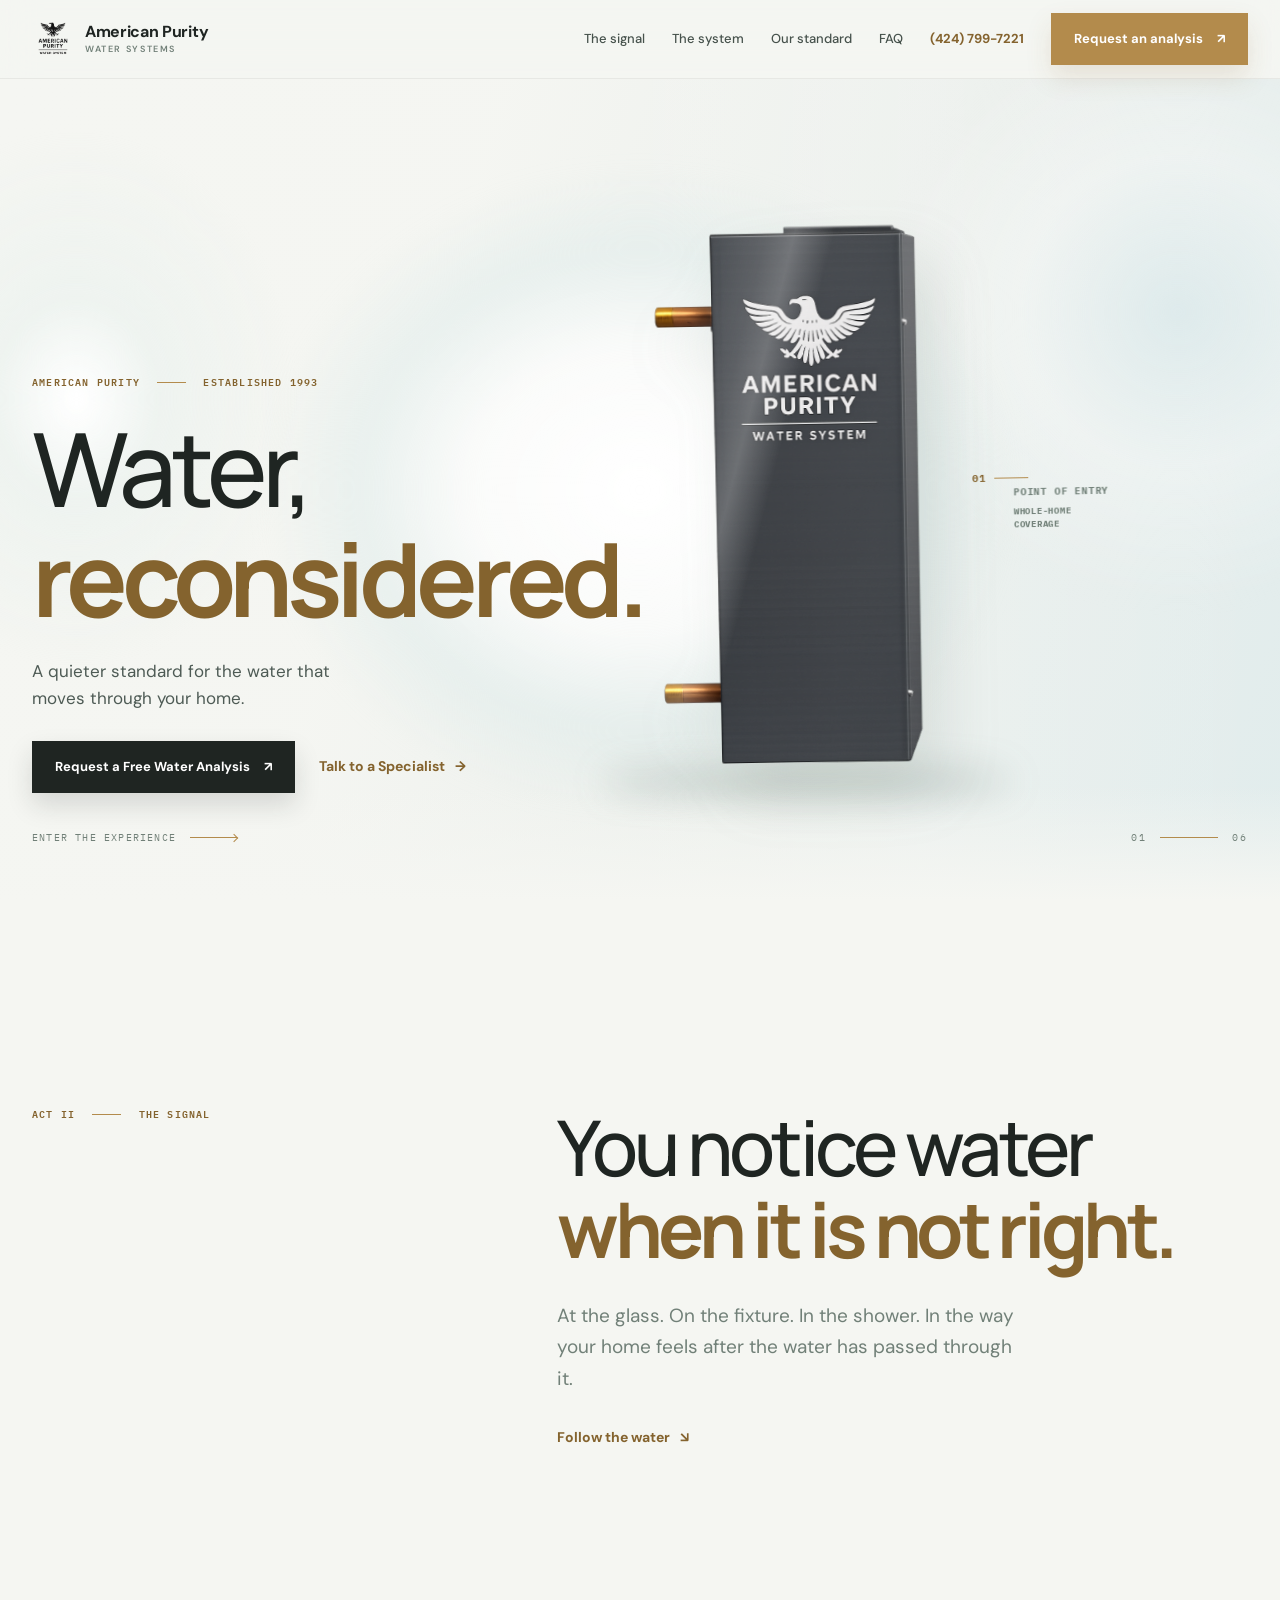
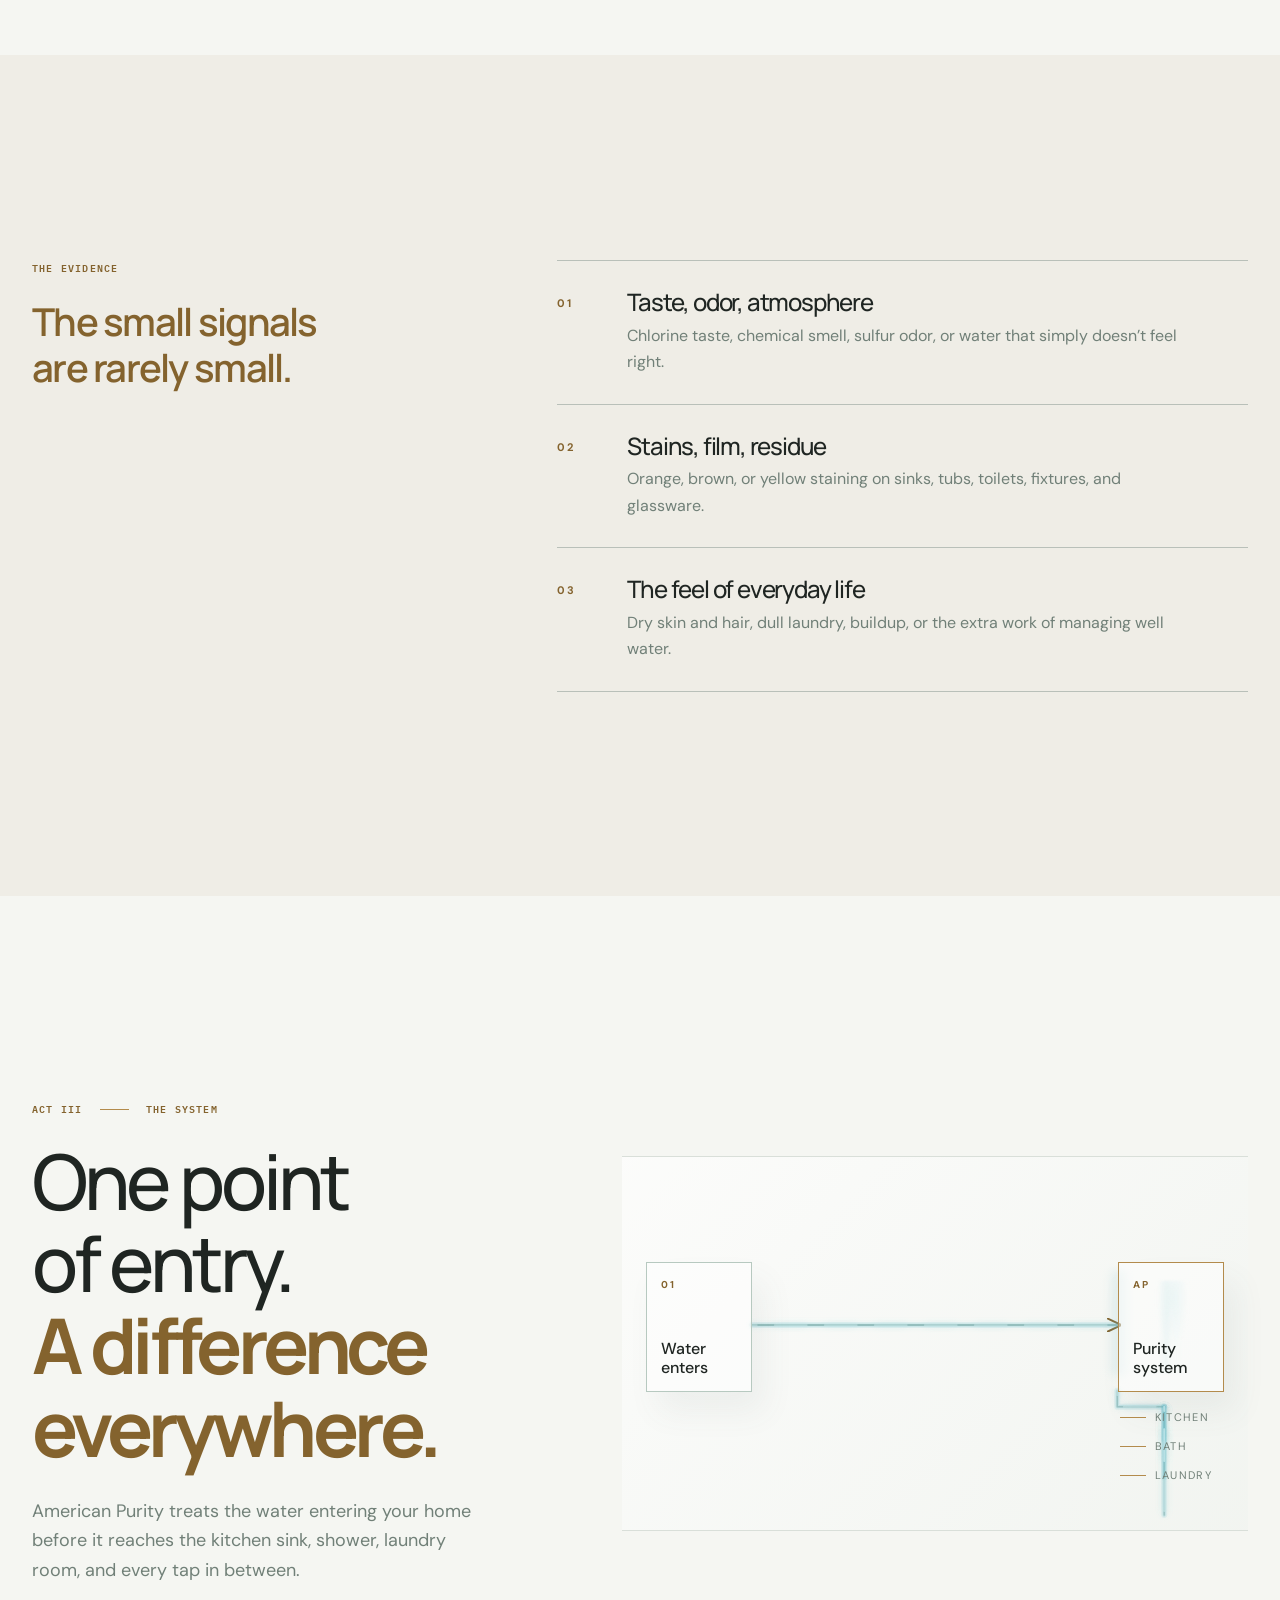
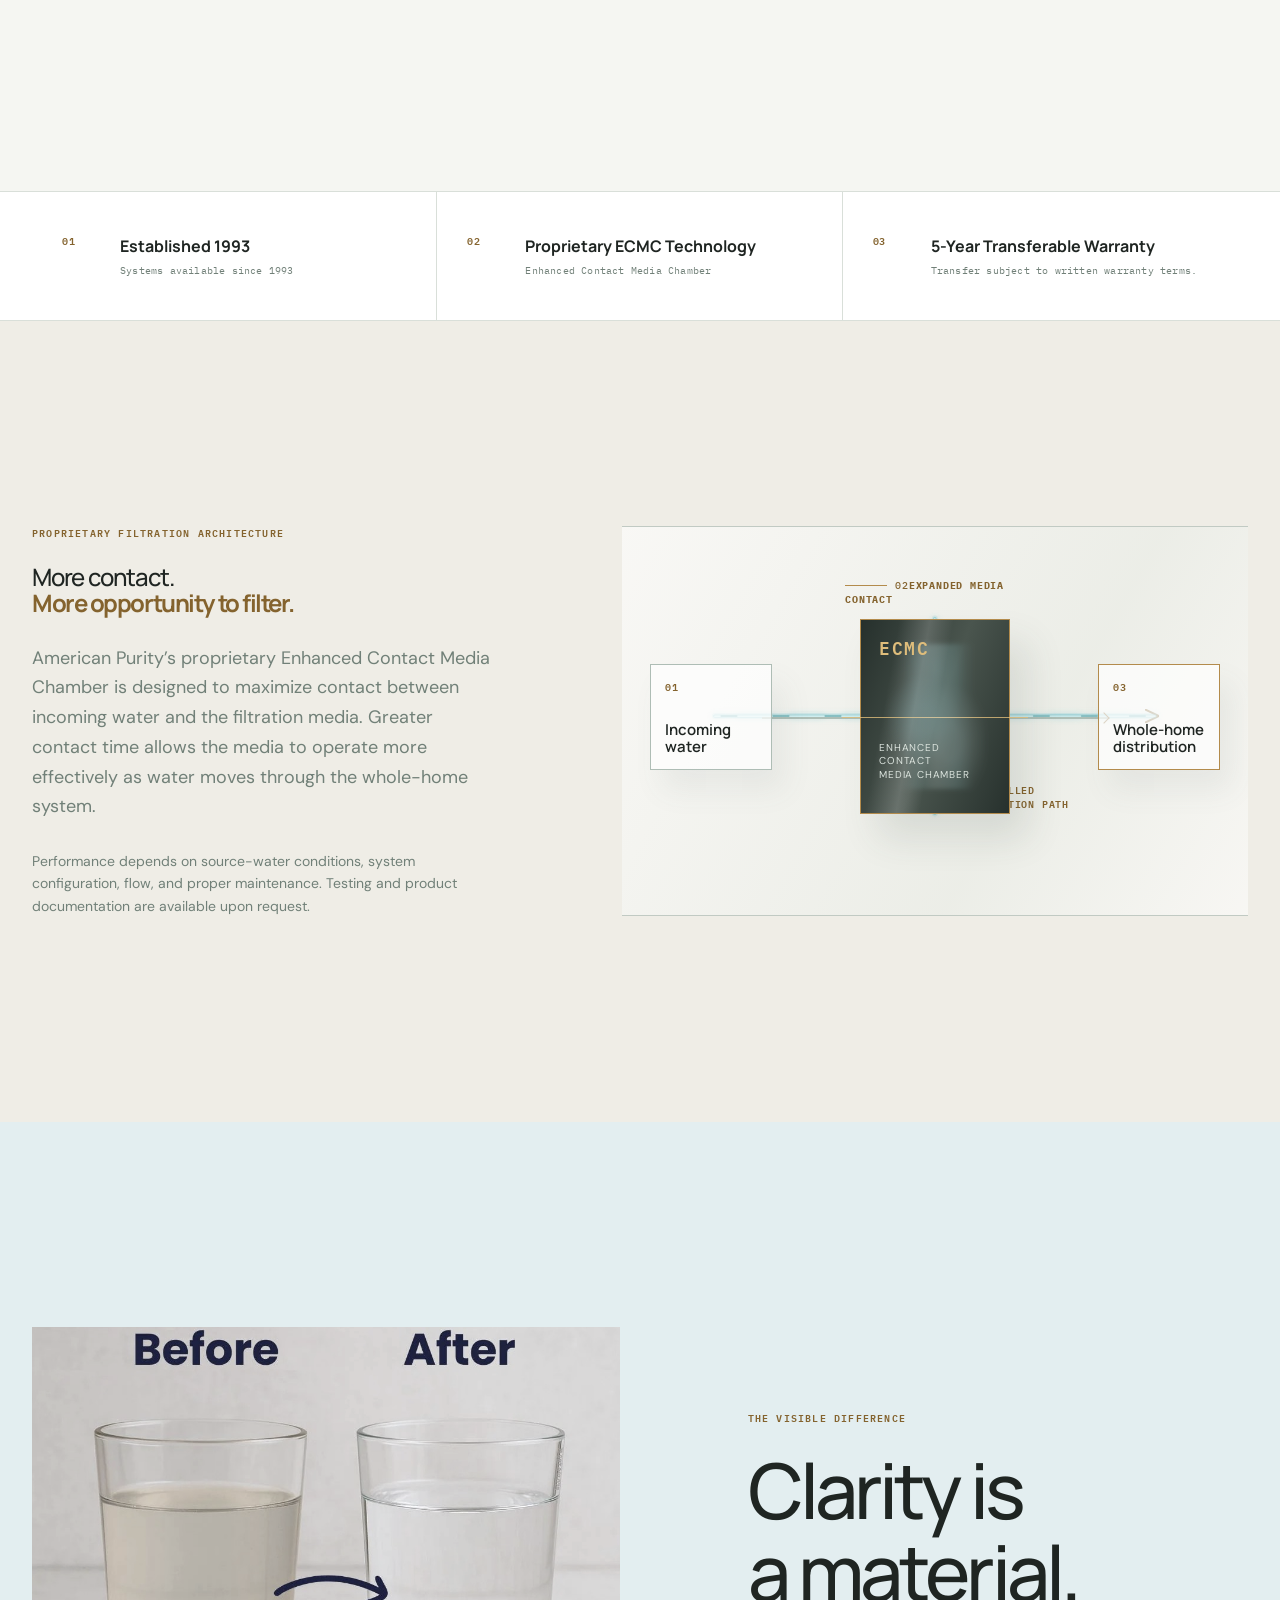
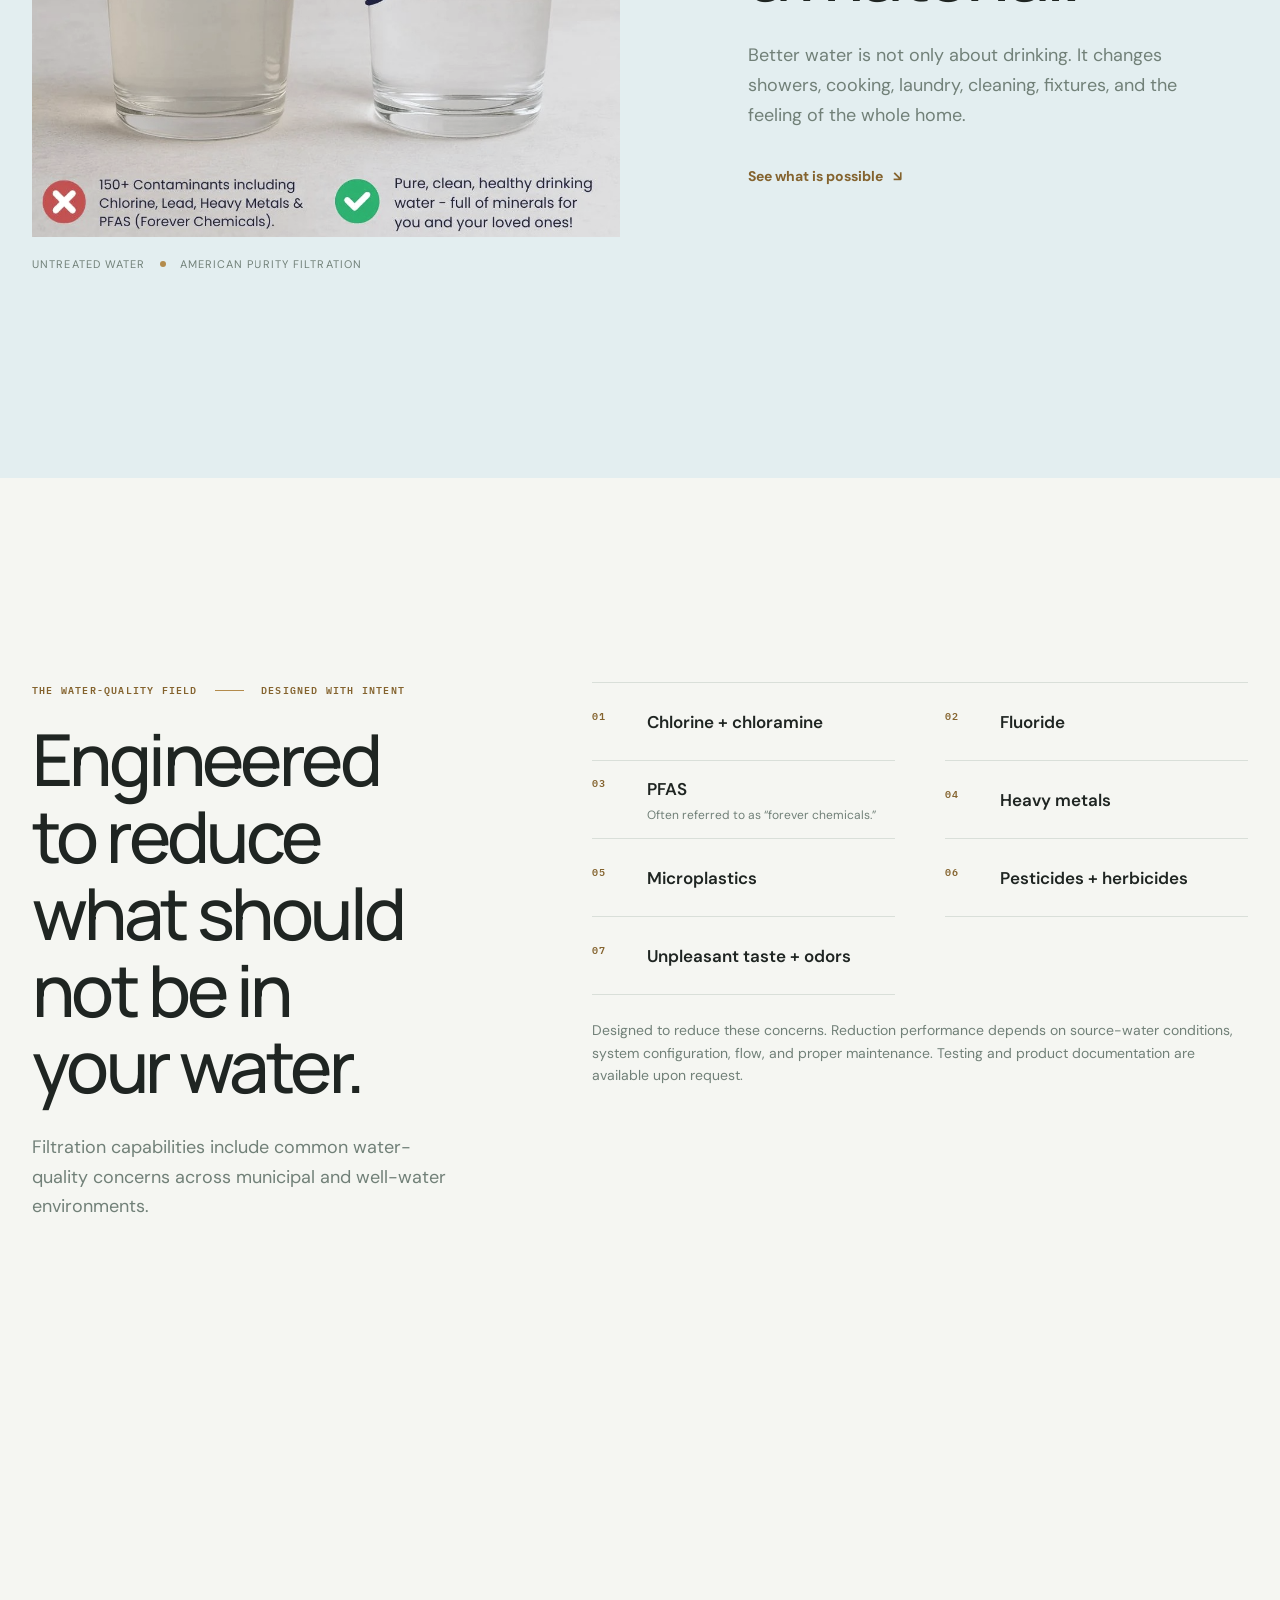
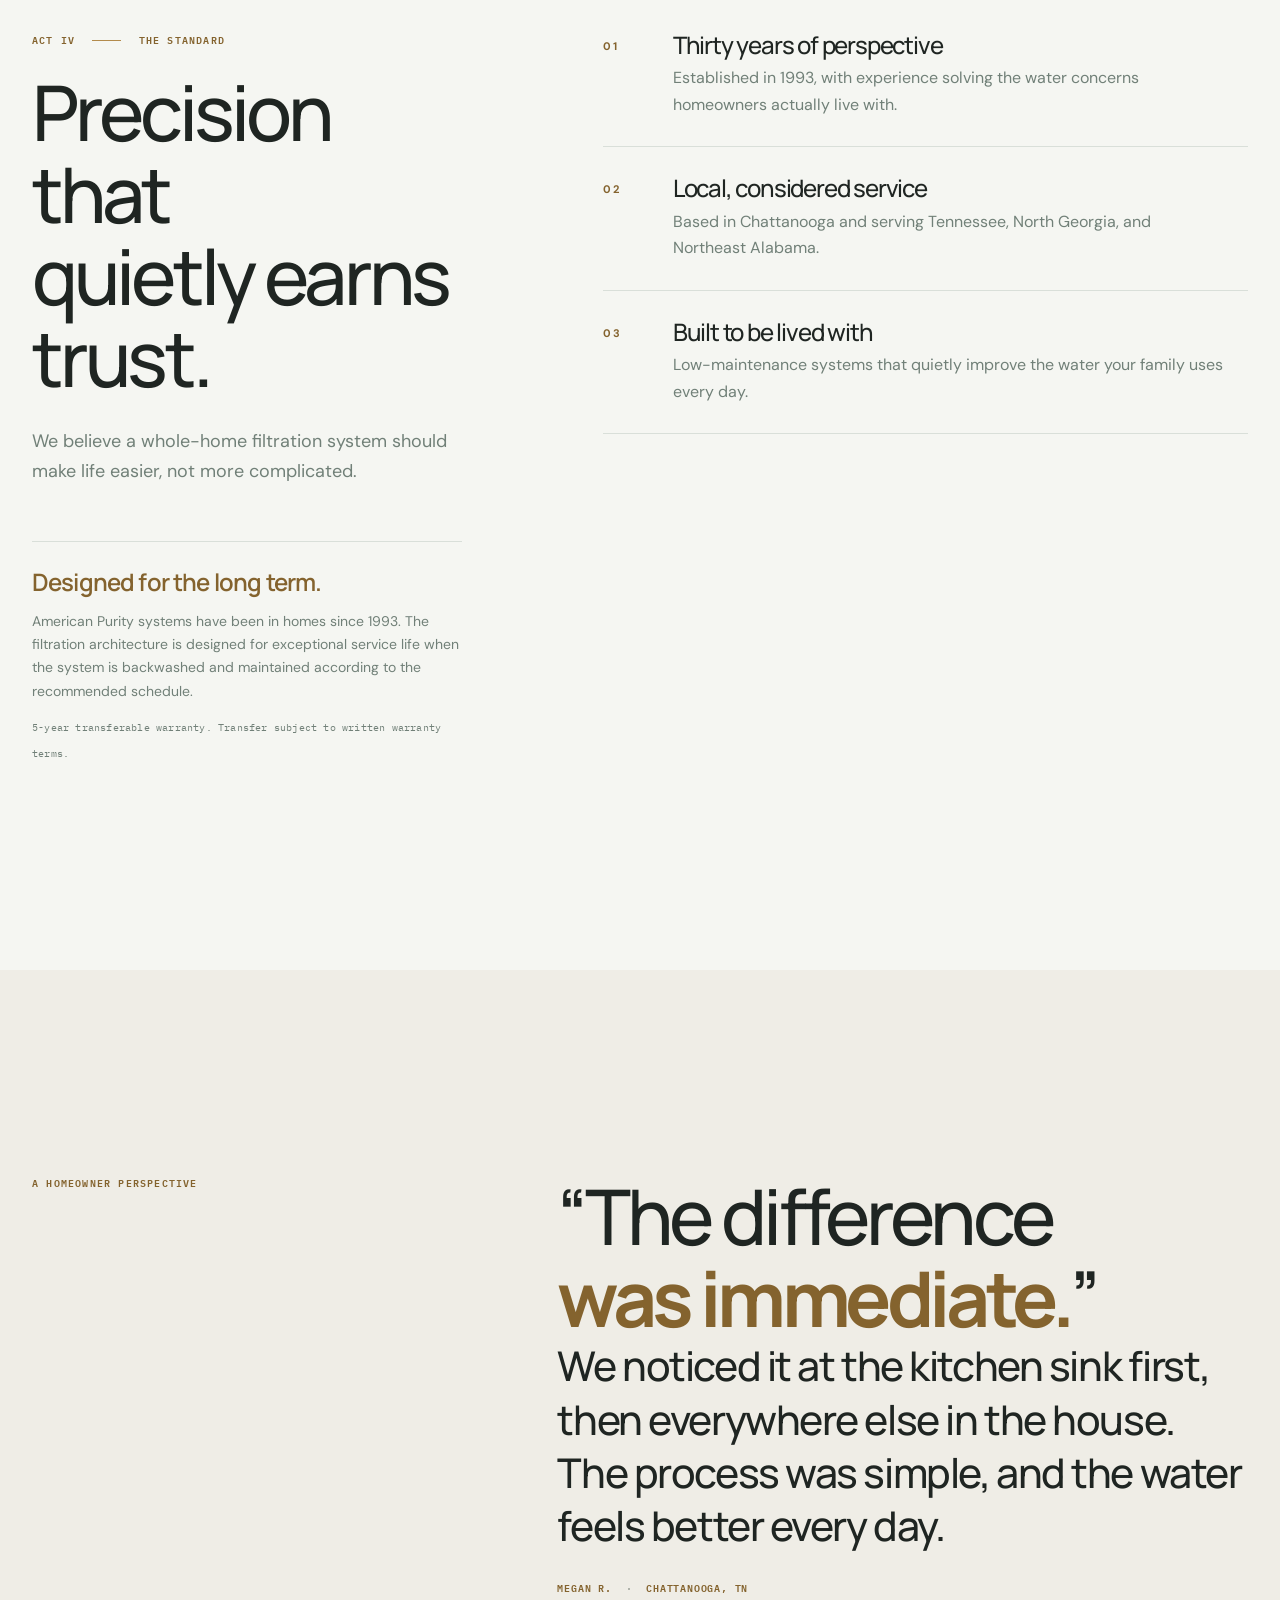
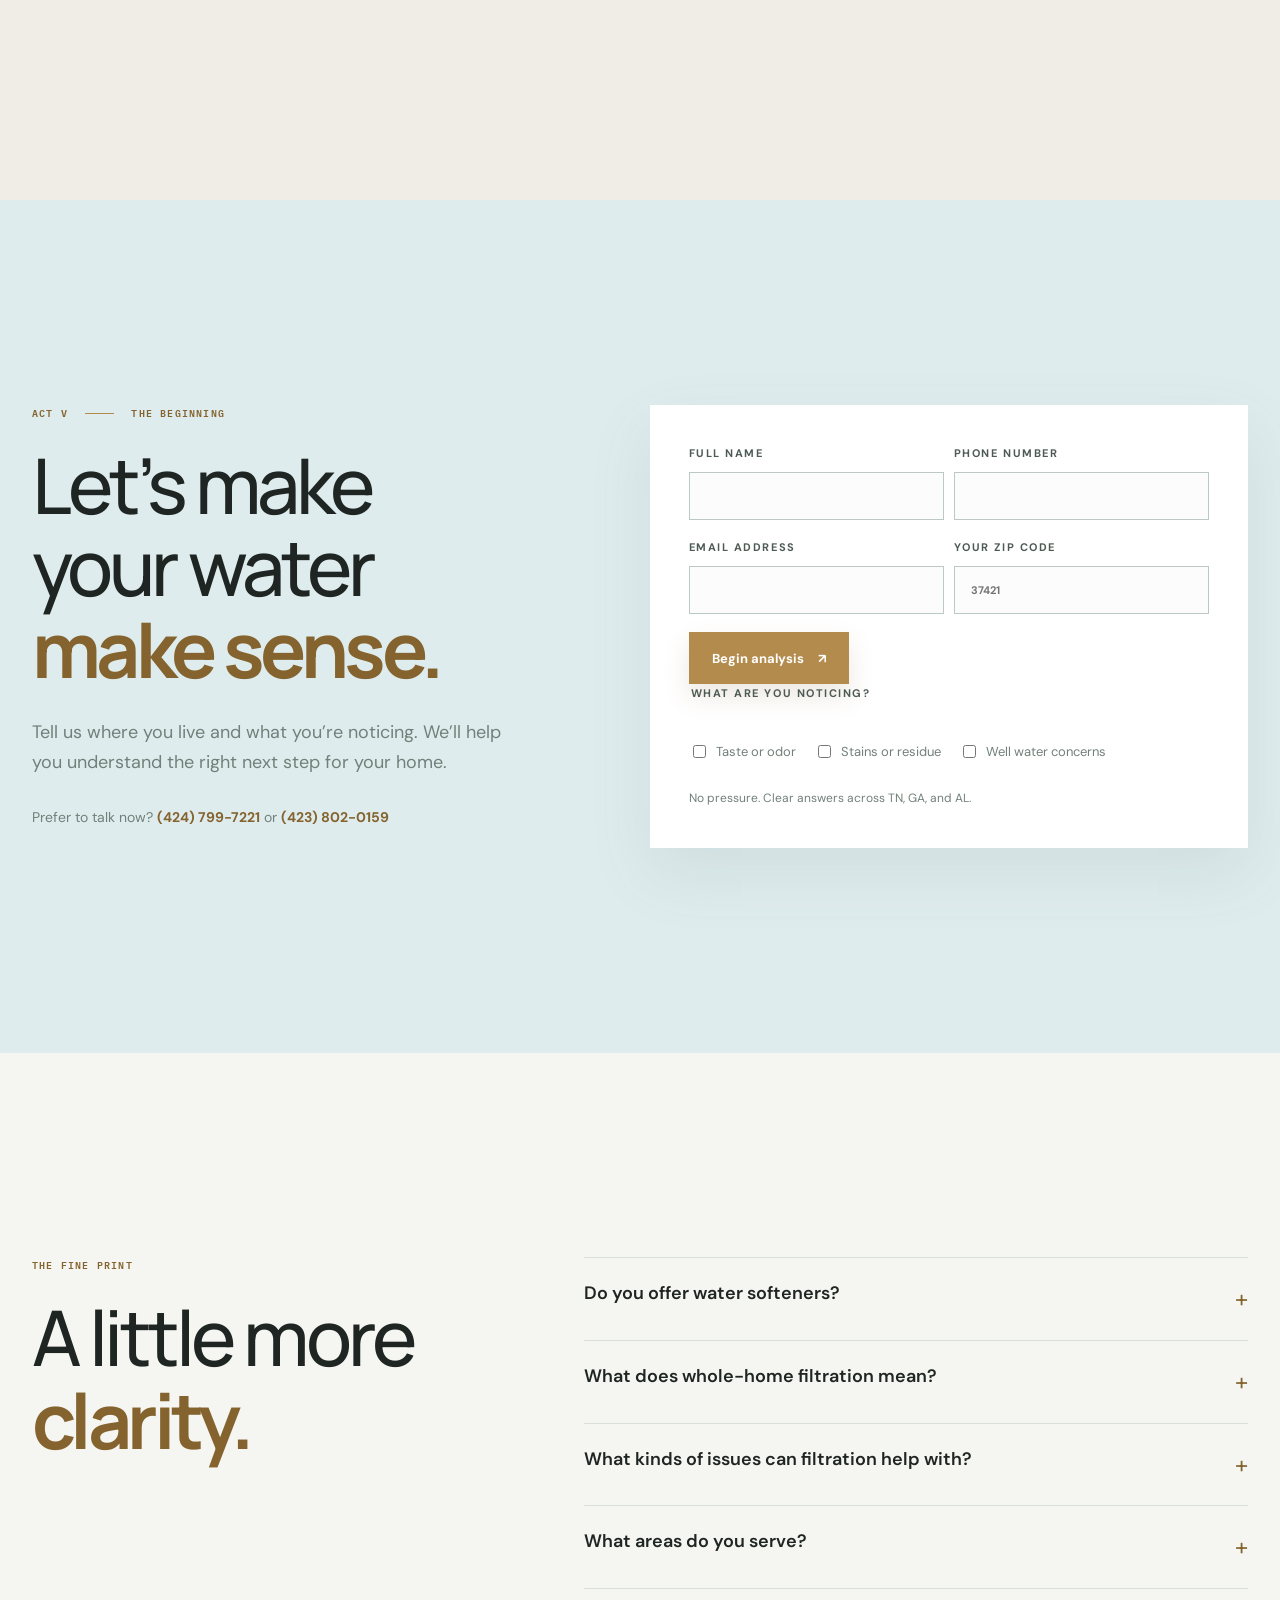
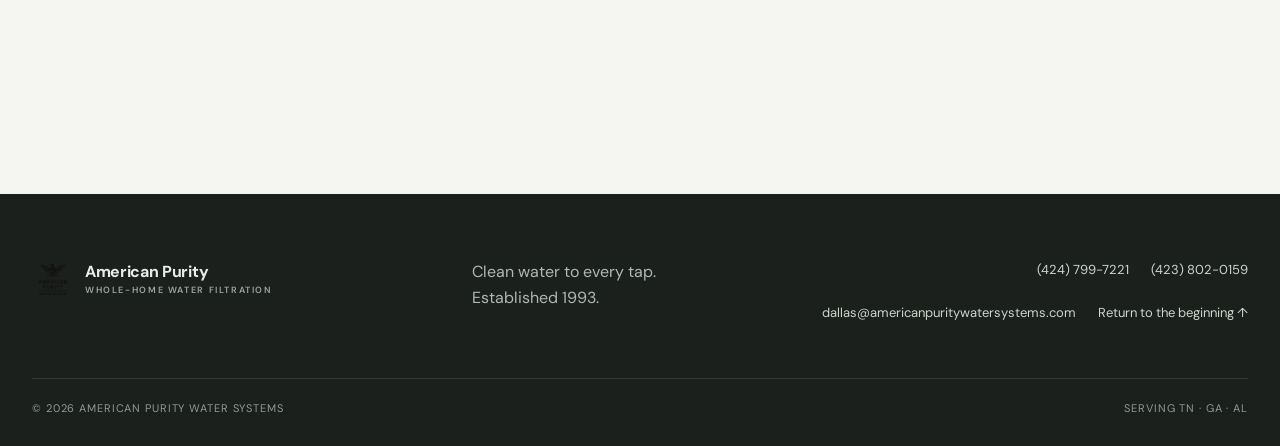
<file: index.html>
<!doctype html>
<html lang="en">
<head>
  <meta charset="utf-8">
  <meta name="viewport" content="width=device-width, initial-scale=1">
  <meta name="description" content="American Purity provides whole-home water filtration systems designed to deliver clean, better-tasting water to every tap in your home. Established in 1993. Serving TN, GA, and AL.">
  <meta name="theme-color" content="#f5f6f2">
  <title>American Purity Water Systems | Water, Reconsidered</title>
  <link rel="preconnect" href="https://fonts.googleapis.com">
  <link rel="preconnect" href="https://fonts.gstatic.com" crossorigin>
  <link href="https://fonts.googleapis.com/css2?family=DM+Sans:wght@400;500;600;700&amp;family=IBM+Plex+Mono:wght@400;500;600&amp;family=Manrope:wght@500;600;700&amp;display=swap" rel="stylesheet">
  <link rel="stylesheet" href="premium.css">
</head>
<body>
  <a class="skip-link" href="#main">Skip to main content</a>

  <header class="site-header" id="top">
    <div class="shell header-inner">
      <a class="brand" href="#top" aria-label="American Purity home">
        <img src="logo.png" alt="" width="42" height="42">
        <span>American Purity<small>Water Systems</small></span>
      </a>
      <button class="menu-toggle" type="button" aria-expanded="false" aria-controls="primary-nav" aria-label="Open menu"><i></i><i></i></button>
      <nav class="primary-nav" id="primary-nav" aria-label="Primary navigation">
        <a href="#signal">The signal</a>
        <a href="#system">The system</a>
        <a href="#standard">Our standard</a>
        <a href="#faq">FAQ</a>
        <a class="header-call" href="tel:+14247997221">(424) 799-7221</a>
        <a class="button button-gold" href="#analysis">Request an analysis <span aria-hidden="true">↗</span></a>
      </nav>
    </div>
  </header>

  <main id="main">
    <!-- ACT I: A single material event replaces the conventional hero layout. -->
    <section class="installation-hero" aria-labelledby="hero-title">
      <div class="ambient ambient-left" aria-hidden="true"></div>
      <div class="ambient ambient-right" aria-hidden="true"></div>
      <div class="hero-stage">
        <div class="stage-glow" aria-hidden="true"></div>
        <div class="product-art" id="product-art">
          <div class="product-float">
            <span class="product-reflection" aria-hidden="true"></span>
            <img class="hero-product" src="hero-filter.png" alt="American Purity whole-home water filtration system with charcoal housing, eagle logo, and copper connections" width="1024" height="1536" fetchpriority="high">
            <span class="product-edge-light" aria-hidden="true"></span>
          </div>
          <div class="product-note" aria-hidden="true"><span>01</span><i></i><b>Point of entry</b><small>Whole-home coverage</small></div>
        </div>
        <div class="stage-shadow" aria-hidden="true"></div>
      </div>
      <div class="hero-words shell">
        <p class="eyebrow">American Purity <span></span> Established 1993</p>
        <h1 id="hero-title">Water,<br><span class="accent">reconsidered.</span></h1>
        <p class="hero-thesis">A quieter standard for the water that moves through your home.</p>
        <div class="hero-actions">
          <a class="button button-dark" href="#analysis">Request a Free Water Analysis <span aria-hidden="true">↗</span></a>
          <a class="quiet-link" href="tel:+14247997221">Talk to a Specialist <span aria-hidden="true">→</span></a>
        </div>
      </div>
      <div class="hero-index" aria-hidden="true"><span>01</span><i></i><span>06</span></div>
      <a class="scroll-cue" href="#signal"><span>Enter the experience</span><i aria-hidden="true"></i></a>
    </section>

    <!-- ACT II: The first human recognition arrives after the atmosphere, not before it. -->
    <section class="signal-act section-air" id="signal" aria-labelledby="signal-title">
      <div class="shell signal-layout">
        <p class="act-label">Act II <span></span> The signal</p>
        <div class="signal-statement"><h2 id="signal-title">You notice water<br><span class="accent">when it is not right.</span></h2><p>At the glass. On the fixture. In the shower. In the way your home feels after the water has passed through it.</p><a class="text-link" href="#system">Follow the water <span aria-hidden="true">↘</span></a></div>
      </div>
    </section>

    <section class="symptom-act section-air section-warm" aria-label="Common water quality concerns">
      <div class="shell symptom-layout">
        <div class="symptom-intro"><p class="eyebrow">The evidence</p><p class="large-note">The small signals<br>are rarely small.</p></div>
        <div class="evidence-list"><article><span>01</span><div><h3>Taste, odor, atmosphere</h3><p>Chlorine taste, chemical smell, sulfur odor, or water that simply doesn’t feel right.</p></div></article><article><span>02</span><div><h3>Stains, film, residue</h3><p>Orange, brown, or yellow staining on sinks, tubs, toilets, fixtures, and glassware.</p></div></article><article><span>03</span><div><h3>The feel of everyday life</h3><p>Dry skin and hair, dull laundry, buildup, or the extra work of managing well water.</p></div></article></div>
      </div>
    </section>

    <!-- ACT III: The system is presented as infrastructure and flow, not as a product card. -->
    <section class="system-act section-air" id="system" aria-labelledby="system-title">
      <div class="shell system-layout">
        <div class="system-heading"><p class="act-label">Act III <span></span> The system</p><h2 id="system-title">One point of entry.<br><span class="accent">A difference everywhere.</span></h2><p>American Purity treats the water entering your home before it reaches the kitchen sink, shower, laundry room, and every tap in between.</p></div>
        <div class="flow-visual" aria-label="Diagram showing water entering a whole-home filtration system and moving to every tap"><svg class="diagram-svg diagram-svg-desktop flow-svg" viewBox="0 0 600 375" preserveAspectRatio="none" aria-hidden="true"><defs><marker id="flow-arrow-desktop" markerWidth="7" markerHeight="7" refX="5" refY="3.5" orient="auto"><path d="M0,0 L7,3.5 L0,7" fill="none" stroke="#84632e" stroke-width="1" /></marker><filter id="flow-glow-desktop" x="-100%" y="-100%" width="300%" height="300%"><feGaussianBlur stdDeviation="3" /></filter></defs><path class="diagram-path diagram-path-muted" d="M125 169 H475" marker-end="url(#flow-arrow-desktop)" /><path class="diagram-path diagram-path-branch" d="M475 235 V251 H520 M520 251 V284 M520 251 V322 M520 251 V360" /><circle class="diagram-halo" cx="0" cy="0" r="7" filter="url(#flow-glow-desktop)" /><circle class="diagram-marker flow-marker" cx="0" cy="0" r="3" /><circle class="diagram-marker flow-branch-marker" cx="0" cy="0" r="3" /><circle class="diagram-marker flow-branch-marker" cx="0" cy="0" r="3" /><circle class="diagram-marker flow-branch-marker" cx="0" cy="0" r="3" /><rect class="diagram-internal-light" x="469" y="113" width="12" height="108" rx="6" /></svg><svg class="diagram-svg diagram-svg-mobile flow-svg" viewBox="0 0 360 500" preserveAspectRatio="none" aria-hidden="true"><defs><marker id="flow-arrow-mobile" markerWidth="7" markerHeight="7" refX="5" refY="3.5" orient="auto"><path d="M0,0 L7,3.5 L0,7" fill="none" stroke="#84632e" stroke-width="1" /></marker><filter id="flow-glow-mobile" x="-100%" y="-100%" width="300%" height="300%"><feGaussianBlur stdDeviation="3" /></filter></defs><path class="diagram-path diagram-path-muted" d="M180 83 V166" /><path class="diagram-path diagram-path-muted" d="M180 312 V389" marker-end="url(#flow-arrow-mobile)" /><path class="diagram-path diagram-path-branch" d="M180 389 H60 M180 389 H300 M60 389 V414 M180 389 V414 M300 389 V414" /><circle class="diagram-halo" cx="0" cy="0" r="7" filter="url(#flow-glow-mobile)" /><circle class="diagram-marker flow-marker" cx="0" cy="0" r="3" /><circle class="diagram-marker flow-branch-marker" cx="0" cy="0" r="3" /><circle class="diagram-marker flow-branch-marker" cx="0" cy="0" r="3" /><circle class="diagram-marker flow-branch-marker" cx="0" cy="0" r="3" /><rect class="diagram-internal-light" x="174" y="177" width="12" height="124" rx="6" /></svg><div class="flow-source"><span>01</span><b>Water<br>enters</b></div><div class="flow-line"><i></i><i></i><i></i></div><div class="flow-system"><i class="flow-system-field" aria-hidden="true"></i><span>AP</span><b>Purity<br>system</b></div><div class="flow-branches"><span>Kitchen</span><span>Bath</span><span>Laundry</span></div></div>
      </div>
    </section>

    <!-- Product proof is intentionally concise. Warranty transfer language remains subject to the official written terms. -->
    <!-- TODO CLAIMS SOURCE: Obtain the official warranty document and confirm transfer conditions, exclusions, term dates, and maintenance requirements before publication. -->
    <section class="proof-ribbon" aria-label="American Purity product proof">
      <div class="shell proof-ribbon-grid"><div><span>01</span><strong>Established 1993</strong><small>Systems available since 1993</small></div><div><span>02</span><strong>Proprietary ECMC Technology</strong><small>Enhanced Contact Media Chamber</small></div><div><span>03</span><strong>5-Year Transferable Warranty</strong><small>Transfer subject to written warranty terms.</small></div></div>
    </section>

    <!-- ACT III-B: ECMC explains the architecture without implying measured performance or removal rates. -->
    <section class="ecmc-act section-air section-warm" id="ecmc" aria-labelledby="ecmc-title">
      <div class="shell ecmc-layout"><div class="ecmc-copy"><p class="eyebrow">Proprietary filtration architecture</p><h2 id="ecmc-title">More contact.<br><span class="accent">More opportunity to filter.</span></h2><p>American Purity’s proprietary Enhanced Contact Media Chamber is designed to maximize contact between incoming water and the filtration media. Greater contact time allows the media to operate more effectively as water moves through the whole-home system.</p><p class="claims-note">Performance depends on source-water conditions, system configuration, flow, and proper maintenance. Testing and product documentation are available upon request.</p></div><div class="ecmc-visual" aria-label="Diagram showing water entering the Enhanced Contact Media Chamber, moving through filtration media, and continuing to whole-home distribution"><svg class="diagram-svg diagram-svg-desktop ecmc-svg" viewBox="0 0 600 390" preserveAspectRatio="none" aria-hidden="true"><defs><marker id="ecmc-arrow-desktop" markerWidth="7" markerHeight="7" refX="5" refY="3.5" orient="auto"><path d="M0,0 L7,3.5 L0,7" fill="none" stroke="#84632e" stroke-width="1" /></marker><filter id="ecmc-glow-desktop" x="-100%" y="-100%" width="300%" height="300%"><feGaussianBlur stdDeviation="3" /></filter></defs><path class="diagram-path diagram-path-muted" d="M89 190 H511" marker-end="url(#ecmc-arrow-desktop)" /><path class="diagram-path diagram-path-contact" d="M300 92 V288" /><circle class="diagram-halo" cx="0" cy="0" r="7" filter="url(#ecmc-glow-desktop)" /><circle class="diagram-marker ecmc-marker" cx="0" cy="0" r="3" /><circle class="diagram-marker ecmc-contact-marker" cx="0" cy="0" r="3" /><circle class="diagram-marker ecmc-contact-marker" cx="0" cy="0" r="3" /><circle class="diagram-marker ecmc-contact-marker" cx="0" cy="0" r="3" /><circle class="diagram-marker ecmc-marker ecmc-exit-marker" cx="0" cy="0" r="3" /></svg><svg class="diagram-svg diagram-svg-mobile ecmc-svg" viewBox="0 0 360 660" preserveAspectRatio="none" aria-hidden="true"><defs><marker id="ecmc-arrow-mobile" markerWidth="7" markerHeight="7" refX="5" refY="3.5" orient="auto"><path d="M0,0 L7,3.5 L0,7" fill="none" stroke="#84632e" stroke-width="1" /></marker><filter id="ecmc-glow-mobile" x="-100%" y="-100%" width="300%" height="300%"><feGaussianBlur stdDeviation="3" /></filter></defs><path class="diagram-path diagram-path-muted" d="M180 96 V214" /><path class="diagram-path diagram-path-contact" d="M180 214 C145 246 215 270 180 300 C145 330 215 362 180 400" /><path class="diagram-path diagram-path-muted" d="M180 434 V548" marker-end="url(#ecmc-arrow-mobile)" /><circle class="diagram-halo" cx="0" cy="0" r="7" filter="url(#ecmc-glow-mobile)" /><circle class="diagram-marker ecmc-marker" cx="0" cy="0" r="3" /><circle class="diagram-marker ecmc-contact-marker" cx="0" cy="0" r="3" /><circle class="diagram-marker ecmc-contact-marker" cx="0" cy="0" r="3" /><circle class="diagram-marker ecmc-contact-marker" cx="0" cy="0" r="3" /><circle class="diagram-marker ecmc-marker ecmc-exit-marker" cx="0" cy="0" r="3" /></svg><div class="ecmc-node ecmc-in"><span>01</span><b>Incoming<br>water</b></div><div class="ecmc-path"><i></i><i></i><i></i><span class="path-label">controlled filtration path</span></div><div class="ecmc-chamber"><span class="chamber-line"></span><i class="ecmc-flow-field" aria-hidden="true"></i><b>ECMC</b><small>Enhanced Contact<br>Media Chamber</small></div><div class="ecmc-node ecmc-out"><span>03</span><b>Whole-home<br>distribution</b></div><div class="ecmc-measure"><i></i><span>02</span><b>expanded media contact</b></div></div></div>
    </section>

    <section class="material-act section-air section-blue" aria-labelledby="material-title">
      <div class="shell material-layout"><figure class="material-image"><img src="water-filtration-system-before-after.jpg" alt="Before and after comparison of water quality" loading="lazy" width="993" height="954"><figcaption><span>Untreated water</span><i></i><span>American Purity filtration</span></figcaption></figure><div class="material-copy"><p class="eyebrow">The visible difference</p><h2 id="material-title">Clarity is a material.</h2><p>Better water is not only about drinking. It changes showers, cooking, laundry, cleaning, fixtures, and the feeling of the whole home.</p><a class="quiet-link" href="#analysis">See what is possible <span aria-hidden="true">↘</span></a></div></div>
    </section>

    <section class="contaminant-act section-air" aria-labelledby="contaminant-title">
      <div class="shell contaminant-layout"><div class="contaminant-heading"><p class="act-label">The water-quality field <span></span> Designed with intent</p><h2 id="contaminant-title">Engineered to reduce what should not be in your water.</h2><p>Filtration capabilities include common water-quality concerns across municipal and well-water environments.</p></div><div class="contaminant-field"><ul class="contaminant-list"><li><span>01</span><strong>Chlorine + chloramine</strong></li><li><span>02</span><strong>Fluoride</strong></li><li><span>03</span><strong>PFAS</strong><small>Often referred to as “forever chemicals.”</small></li><li><span>04</span><strong>Heavy metals</strong></li><li><span>05</span><strong>Microplastics</strong></li><li><span>06</span><strong>Pesticides + herbicides</strong></li><li><span>07</span><strong>Unpleasant taste + odors</strong></li></ul><p class="claims-note">Designed to reduce these concerns. Reduction performance depends on source-water conditions, system configuration, flow, and proper maintenance. Testing and product documentation are available upon request.</p></div></div>
    </section>

    <!-- ACT IV: Proof arrives as principles, giving the experience a sense of earned confidence. -->
    <section class="standard-act section-air" id="standard" aria-labelledby="standard-title">
      <div class="shell standard-layout"><div class="standard-heading"><p class="act-label">Act IV <span></span> The standard</p><h2 id="standard-title">Precision that<br>quietly earns trust.</h2><p>We believe a whole-home filtration system should make life easier, not more complicated.</p><div class="long-life-note"><strong>Designed for the long term.</strong><p>American Purity systems have been in homes since 1993. The filtration architecture is designed for exceptional service life when the system is backwashed and maintained according to the recommended schedule.</p><small>5-year transferable warranty. Transfer subject to written warranty terms.</small></div></div><div class="standard-list"><div><span>01</span><h3>Thirty years of perspective</h3><p>Established in 1993, with experience solving the water concerns homeowners actually live with.</p></div><div><span>02</span><h3>Local, considered service</h3><p>Based in Chattanooga and serving Tennessee, North Georgia, and Northeast Alabama.</p></div><div><span>03</span><h3>Built to be lived with</h3><p>Low-maintenance systems that quietly improve the water your family uses every day.</p></div></div></div>
      <!-- FUTURE PROOF HOLD: Do not publish the University of Mississippi study claim or any “indefinite” filtration language until the complete source is supplied. Required: study title, date, author/department, complete report or letter, tested filter configuration, exact conclusion, limitations, and maintenance conditions. -->
    </section>

    <section class="quote-act section-air section-warm" aria-labelledby="quote-title"><div class="shell quote-layout"><p class="eyebrow">A homeowner perspective</p><div><h2 id="quote-title">“The difference<br><span class="accent">was immediate.</span>”</h2><blockquote>We noticed it at the kitchen sink first, then everywhere else in the house. The process was simple, and the water feels better every day.</blockquote><p class="byline">Megan R. <span>·</span> Chattanooga, TN</p></div></div></section>

    <section class="analysis-act section-air" id="analysis" aria-labelledby="analysis-title"><div class="shell analysis-layout"><div class="analysis-heading"><p class="act-label">Act V <span></span> The beginning</p><h2 id="analysis-title">Let’s make your water<br><span class="accent">make sense.</span></h2><p>Tell us where you live and what you’re noticing. We’ll help you understand the right next step for your home.</p><p class="analysis-call">Prefer to talk now? <a href="tel:+14247997221">(424) 799-7221</a> or <a href="tel:+14238020159">(423) 802-0159</a></p></div><form class="analysis-form" id="analysis-form" action="https://formspree.io/f/xbgjkrbp" method="post"><div class="contact-fields"><label>Full Name<input name="name" autocomplete="name" required></label><label>Phone Number<input name="phone" type="tel" autocomplete="tel" required></label><label>Email Address<input name="email" type="email" autocomplete="email"></label><label>Your ZIP code<input id="zip" name="zip" inputmode="numeric" autocomplete="postal-code" placeholder="37421" pattern="[0-9]{5}(-[0-9]{4})?" required></label></div><div class="form-row"><button class="button button-gold" type="submit">Begin analysis <span aria-hidden="true">↗</span></button></div><fieldset><legend>What are you noticing?</legend><label><input type="checkbox" name="concern" value="Taste or odor"> Taste or odor</label><label><input type="checkbox" name="concern" value="Stains or residue"> Stains or residue</label><label><input type="checkbox" name="concern" value="Well water concerns"> Well water concerns</label></fieldset><p class="form-note" id="form-note" role="status">No pressure. Clear answers across TN, GA, and AL.</p></form></div></section>

    <section class="faq-act section-air" id="faq" aria-labelledby="faq-title"><div class="shell faq-layout"><div><p class="eyebrow">The fine print</p><h2 id="faq-title">A little more<br><span class="accent">clarity.</span></h2></div><div class="faq-list"><details><summary>Do you offer water softeners?<span>+</span></summary><p>No. American Purity focuses on whole-home water filtration systems. We are not a water softener company.</p></details><details><summary>What does whole-home filtration mean?<span>+</span></summary><p>It means the water entering your home is treated before it reaches your fixtures, so you get cleaner water at the kitchen sink, bathrooms, showers, laundry room, and more.</p></details><details><summary>What kinds of issues can filtration help with?<span>+</span></summary><p>Depending on your water source and local conditions, filtration may help with bad taste, chlorine smell, sulfur odor, staining, sediment, and overall water quality concerns.</p></details><details><summary>What areas do you serve?<span>+</span></summary><p>We’re based in Chattanooga and serve the surrounding Tri-State region across Tennessee, North Georgia, and Northeast Alabama.</p></details></div></div></section>
  </main>

  <footer class="site-footer"><div class="shell footer-grid"><a class="brand footer-brand" href="#top"><img src="logo.png" alt="" width="42" height="42"><span>American Purity<small>Whole-home water filtration</small></span></a><p>Clean water to every tap.<br>Established 1993.</p><div class="footer-links"><a href="tel:+14247997221">(424) 799-7221</a><a href="tel:+14238020159">(423) 802-0159</a><a href="mailto:dallas@americanpuritywatersystems.com">dallas@americanpuritywatersystems.com</a><a href="#top">Return to the beginning ↑</a></div></div><div class="shell footer-bottom"><span>© <span id="year"></span> American Purity Water Systems</span><span>Serving TN · GA · AL</span></div></footer>

  <script src="premium.js" defer></script>
</body>
</html>
</file>
<file: premium.css>
:root {
  --ink: #1f2522;
  --ink-soft: #4e5b55;
  --muted: #718078;
  --paper: #f5f6f2;
  --warm: #efede6;
  --blue: #e3eef0;
  --line: #d9dfd9;
  --gold: #b38b4c;
  --gold-dark: #84632e;
  --max: 1240px;
  --header-height: 78px;
  --safe-top: env(safe-area-inset-top, 0px);
  --safe-bottom: env(safe-area-inset-bottom, 0px);
  --header-block-size: calc(var(--header-height) + var(--safe-top));
  --display: "Manrope", system-ui, sans-serif;
  --sans: "DM Sans", system-ui, sans-serif;
  --mono: "IBM Plex Mono", ui-monospace, SFMono-Regular, monospace;
}

* { box-sizing: border-box; }
html { scroll-behavior: smooth; scroll-padding-top: var(--header-block-size); }
body { margin: 0; color: var(--ink); background: var(--paper); font: 16px/1.65 var(--sans); -webkit-font-smoothing: antialiased; }
body.menu-open { overflow: hidden; }
a { color: inherit; text-decoration: none; }
img { display: block; max-width: 100%; }
button, input { font: inherit; }
:focus-visible { outline: 3px solid var(--gold-dark); outline-offset: 4px; }
.shell { width: min(calc(100% - 64px), var(--max)); margin-inline: auto; }
.skip-link { position: fixed; z-index: 100; top: 10px; left: 10px; padding: 10px 16px; background: #fff; transform: translateY(-140%); }
.skip-link:focus { transform: none; }

/* Navigation stays quiet so the installation owns the first impression. */
.site-header { position: sticky; top: 0; z-index: 20; padding-top: var(--safe-top); border-bottom: 1px solid #1f252210; background: #f5f6f2e8; backdrop-filter: blur(18px); }
.header-inner { min-height: var(--header-height); display: flex; align-items: center; justify-content: space-between; gap: 30px; }
.brand { display: flex; align-items: center; gap: 11px; font-weight: 700; letter-spacing: -.02em; line-height: 1.1; }
.brand img { width: 42px; height: 42px; object-fit: contain; }
.brand small { display: block; margin-top: 5px; color: var(--muted); font-size: 9px; font-weight: 600; letter-spacing: .18em; text-transform: uppercase; }
.primary-nav { display: flex; align-items: center; gap: 27px; color: #46524c; font-size: 13px; font-weight: 500; }
.primary-nav a:not(.button):hover, .header-call { color: var(--gold-dark); }
.header-call { font-weight: 700; white-space: nowrap; }
.menu-toggle { display: none; width: 46px; height: 46px; border: 0; background: transparent; }
.menu-toggle i { display: block; width: 24px; height: 1px; margin: 7px auto; background: var(--ink); }
.button { display: inline-flex; min-height: 52px; align-items: center; justify-content: center; gap: 14px; padding: 13px 22px; border: 1px solid transparent; font-size: 13px; font-weight: 700; transition: background .3s ease, color .3s ease, transform .3s ease, box-shadow .3s ease; }
.button:hover { transform: translateY(-2px); }
.button-gold { color: #fff; background: var(--gold); box-shadow: 0 12px 26px #84632e25; }
.button-gold:hover { background: var(--gold-dark); }
.button-dark { color: #fff; background: var(--ink); box-shadow: 0 12px 26px #1f252225; }
.button-dark:hover { background: #35403a; }

/* ACT I — the visual event. The geometry is deliberately rectilinear: an instrument, not a symbol. */
.installation-hero { min-height: max(420px, calc(100svh - var(--header-block-size) - var(--safe-bottom))); position: relative; isolation: isolate; overflow: hidden; background: #edf0ec; }
.installation-hero::before { content: ""; position: absolute; inset: 0; z-index: -3; background: linear-gradient(108deg, #f5f6f2 0%, #f5f6f2f5 33%, #e9eeeb99 66%, #dcebedb0 100%); }
.installation-hero::after { content: ""; position: absolute; inset: 0; z-index: -2; pointer-events: none; background: linear-gradient(0deg, var(--paper), transparent 14%), linear-gradient(90deg, transparent 45%, #ffffff26 72%, transparent 100%); }
.ambient { position: absolute; z-index: -1; pointer-events: none; filter: blur(3px); }
.ambient-left { width: 36vw; height: 62vh; left: -12vw; top: 5%; background: radial-gradient(ellipse, #fff 0%, #e5f0ed66 25%, transparent 68%); animation: breathe-left 16s ease-in-out infinite alternate; }
.ambient-right { width: 50vw; height: 70vh; right: -17vw; top: -10%; background: radial-gradient(ellipse, #d8e8eb99 0%, #fff4 35%, transparent 68%); animation: breathe-right 19s ease-in-out -3s infinite alternate; }
@keyframes breathe-left { to { transform: translate3d(5vw, 2vh, 0) scale(1.12); opacity: .7; } }
@keyframes breathe-right { to { transform: translate3d(-4vw, 4vh, 0) scale(.92); opacity: .55; } }
.hero-stage { position: absolute; inset: 0; display: grid; place-items: center; pointer-events: none; }
.stage-glow { position: absolute; width: min(62vw, 760px); height: min(72vh, 760px); border-radius: 44%; background: radial-gradient(ellipse, #fff 0%, #ffffffaa 31%, #d8e9e966 52%, transparent 70%); filter: blur(12px); animation: stage-breathe 11s ease-in-out infinite alternate; }
@keyframes stage-breathe { to { transform: scale(1.06) translate3d(-1%, 2%, 0); opacity: .68; } }
.product-art { --pointer-x: 0px; --pointer-y: 0px; --pointer-rx: 0deg; --pointer-ry: 0deg; --scroll-drift: 0px; width: clamp(260px, 31vw, 430px); position: relative; z-index: 1; pointer-events: auto; transform: translate3d(calc(13vw + var(--pointer-x)), calc(1vh + var(--pointer-y) + var(--scroll-drift)), 0) rotateX(var(--pointer-rx)) rotateY(var(--pointer-ry)) rotate(-1deg); transform-origin: 50% 58%; will-change: transform; transition: transform .9s cubic-bezier(.22, 1, .36, 1); }
.product-float { position: relative; animation: product-float 12s ease-in-out infinite alternate; }
@keyframes product-float { to { transform: translate3d(0, -4px, 0) rotate(.8deg); } }
.hero-product { position: relative; z-index: 2; width: 100%; height: auto; aspect-ratio: 1024 / 1536; object-fit: contain; filter: drop-shadow(20px 30px 28px #66766d26); opacity: 0; animation: product-unveil 1.55s cubic-bezier(.22, 1, .36, 1) .2s forwards; }
@keyframes product-unveil { 0% { opacity: 0; transform: translate3d(0, 16px, 0); } 28% { opacity: .18; } 100% { opacity: 1; transform: translate3d(0, 0, 0); } }
.product-art::before { content: ""; position: absolute; z-index: 3; inset: 0; background: linear-gradient(105deg, transparent 17%, #fff9 31%, #fff 36%, transparent 43%); opacity: 0; pointer-events: none; -webkit-mask: url("hero-filter.png") center / contain no-repeat; mask: url("hero-filter.png") center / contain no-repeat; animation: edge-reveal 1.55s ease .35s forwards, reflection-sweep 13s ease-in-out 2.2s infinite; }
@keyframes edge-reveal { from { opacity: 0; transform: translateX(-14%); } to { opacity: .24; transform: translateX(0); } }
@keyframes reflection-sweep { 0%, 43% { opacity: .1; transform: translateX(-13%); } 58%, 75% { opacity: .22; transform: translateX(10%); } 90%, 100% { opacity: .1; transform: translateX(16%); } }
.product-reflection { position: absolute; z-index: 1; inset: 5% -8% 6%; pointer-events: none; background: linear-gradient(104deg, transparent 23%, #fff7 32%, #fff1 37%, transparent 45%); opacity: .4; filter: blur(7px); -webkit-mask: url("hero-filter.png") center / contain no-repeat; mask: url("hero-filter.png") center / contain no-repeat; animation: reflection-breathe 8s ease-in-out 1.5s infinite alternate; }
@keyframes reflection-breathe { to { transform: translateX(5%); opacity: .24; } }
.product-edge-light { position: absolute; z-index: 3; top: 13%; right: 8%; width: 3px; height: 58%; background: #fff; opacity: .22; filter: blur(3px); pointer-events: none; animation: edge-breathe 7s ease-in-out 2s infinite alternate; }
@keyframes edge-breathe { to { opacity: .48; height: 66%; } }
.product-note { position: absolute; z-index: 4; top: 46%; left: 92%; width: 142px; color: var(--muted); font: 500 10px/1.45 var(--mono); letter-spacing: .08em; text-transform: uppercase; }
.product-note span { color: var(--gold-dark); font-weight: 700; }
.product-note i { display: inline-block; width: 34px; height: 1px; margin: 0 8px 3px; background: var(--gold); }
.product-note b, .product-note small { display: block; margin-left: 41px; font-weight: 700; }
.product-note small { margin-top: 4px; color: var(--muted); font-size: 9px; letter-spacing: .08em; }
.stage-shadow { position: absolute; bottom: 13%; width: min(32vw, 420px); height: 25px; border-radius: 50%; background: #536c6550; filter: blur(18px); transform: translate3d(13vw, 0, 0); animation: shadow-breathe 12s ease-in-out infinite alternate; }
@keyframes shadow-breathe { to { transform: translate3d(calc(13vw + 4px), 1vh, 0) scale(.87); opacity: .55; } }
.hero-words { position: relative; z-index: 2; min-height: max(420px, calc(100svh - var(--header-block-size) - var(--safe-bottom))); display: flex; flex-direction: column; justify-content: flex-end; align-items: flex-start; padding-bottom: clamp(90px, 12vh, 140px); pointer-events: auto; }
.hero-words .eyebrow { margin: 0 0 25px; color: var(--gold-dark); }
.hero-words .eyebrow span, .act-label span { display: inline-block; width: 29px; height: 1px; margin: 0 10px 3px; background: var(--gold); }
h1, h2, h3 { margin: 0; font-family: var(--display); font-weight: 500; line-height: 1.07; letter-spacing: -.05em; text-wrap: balance; }
h1 { max-width: 700px; font-size: clamp(60px, 8vw, 120px); }
h1 .accent, h2 .accent { font-family: var(--display); font-style: normal; font-weight: 700; color: var(--gold-dark); letter-spacing: -.06em; }
.hero-thesis { max-width: 320px; margin: 25px 0 0; color: var(--ink-soft); font-size: 17px; line-height: 1.55; }
.hero-actions { display: flex; align-items: center; flex-wrap: wrap; gap: 24px; margin-top: 30px; }
.hero-index { position: absolute; right: max(32px, calc((100% - var(--max)) / 2)); bottom: 55px; display: flex; align-items: center; gap: 14px; color: var(--muted); font-size: 10px; letter-spacing: .18em; }
.hero-index i { width: 58px; height: 1px; background: var(--gold); }
.hero-index, .scroll-cue { font-family: var(--mono); }
.scroll-cue { position: absolute; left: max(32px, calc((100% - var(--max)) / 2)); bottom: 55px; display: flex; align-items: center; gap: 14px; color: var(--muted); font-size: 10px; letter-spacing: .12em; text-transform: uppercase; }
.scroll-cue i { width: 47px; height: 1px; position: relative; background: var(--gold); }
.scroll-cue i::after { content: ""; position: absolute; right: 0; top: -2px; width: 5px; height: 5px; border-right: 1px solid var(--gold); border-bottom: 1px solid var(--gold); transform: rotate(-45deg); }

/* Acts use open composition. Dividers are kept to a minimum so space, not cards, creates hierarchy. */
.section-air { padding-block: clamp(130px, 16vw, 230px); }
.act-label, .eyebrow { margin: 0 0 24px; color: var(--gold-dark); font: 600 10px/1.5 var(--mono); letter-spacing: .12em; text-transform: uppercase; }
.signal-layout { display: grid; grid-template-columns: .7fr 1.3fr; gap: 12vw; }
.signal-statement h2, .system-heading h2, .standard-heading h2, .analysis-heading h2, .faq-layout h2 { font-size: clamp(46px, 6vw, 86px); }
.signal-statement p { max-width: 475px; margin: 30px 0; color: var(--muted); font-size: 19px; }
.text-link, .quiet-link { display: inline-flex; align-items: center; gap: 10px; color: var(--gold-dark); font-size: 14px; font-weight: 700; }
.text-link span, .quiet-link span { transition: transform .3s ease; }
.text-link:hover span, .quiet-link:hover span { transform: translate(4px, 4px); }
.section-warm { background: var(--warm); }
.symptom-layout { display: grid; grid-template-columns: .7fr 1.3fr; gap: 12vw; }
.large-note { margin: 0; color: var(--gold-dark); font-family: var(--display); font-size: clamp(28px, 3vw, 44px); font-weight: 600; line-height: 1.2; letter-spacing: -.045em; }
.evidence-list { border-top: 1px solid #b9c0b9; }
.evidence-list article { display: grid; grid-template-columns: 50px 1fr; gap: 20px; padding: 28px 0; border-bottom: 1px solid #b9c0b9; }
.evidence-list article > span, .standard-list > div > span { padding-top: 5px; color: var(--gold-dark); font-size: 11px; font-weight: 700; letter-spacing: .15em; }
.evidence-list h3, .standard-list h3 { font-size: 24px; }
.evidence-list p, .standard-list p { max-width: 550px; margin: 8px 0 0; color: var(--muted); }
.system-layout { display: grid; grid-template-columns: .85fr 1.15fr; gap: 10vw; align-items: center; }
.system-heading > p:not(.act-label), .standard-heading > p:not(.act-label), .analysis-heading > p:not(.act-label) { max-width: 520px; margin: 28px 0 0; color: var(--muted); font-size: 18px; }
.flow-visual { min-height: 375px; position: relative; padding: 44px 55px; border-top: 1px solid var(--line); border-bottom: 1px solid var(--line); background: linear-gradient(135deg, #ffffffa8, #edf2ee66); }
.flow-source, .flow-system { position: absolute; top: 105px; width: 106px; height: 130px; display: flex; flex-direction: column; justify-content: space-between; padding: 14px; border: 1px solid #b7c9c0; background: #ffffff66; box-shadow: 12px 20px 30px #52665d12; }
.flow-source { left: 24px; }
.flow-system { right: 24px; border-color: var(--gold); background: #fff7; }
.flow-source span, .flow-system span { color: var(--gold-dark); font-size: 10px; font-weight: 700; letter-spacing: .15em; }
.flow-source b, .flow-system b { font-size: 16px; font-weight: 500; line-height: 1.15; }
.flow-line { position: absolute; top: 169px; left: 125px; right: 125px; height: 2px; background: #b9c6bf; }
.flow-line::after { content: ""; position: absolute; right: 0; top: -3px; width: 7px; height: 7px; border-top: 1px solid var(--gold-dark); border-right: 1px solid var(--gold-dark); transform: rotate(45deg); }
.flow-line i { position: absolute; top: -3px; width: 7px; height: 7px; border-radius: 50%; background: #fff; box-shadow: 0 0 0 1px var(--gold), 0 0 14px #fff; animation: flow-light 4.5s linear infinite; }
.flow-line i:nth-child(2) { animation-delay: 1.5s; }
.flow-line i:nth-child(3) { animation-delay: 3s; }
@keyframes flow-light { from { left: 0; opacity: 0; } 10% { opacity: 1; } 90% { opacity: 1; } to { left: 100%; opacity: 0; } }
.diagram-svg { position: absolute; z-index: 1; inset: 0; display: block; width: 100%; height: 100%; overflow: visible; pointer-events: none; }
.diagram-svg-mobile { display: none; }
.diagram-path { fill: none; stroke-linecap: round; stroke-linejoin: round; vector-effect: non-scaling-stroke; }
.diagram-path-muted { stroke: #aebeb6; stroke-width: 2; }
.diagram-path-branch, .diagram-path-contact { stroke: #b9c6bf; stroke-width: 1.5; }
.diagram-flow { fill: none; stroke-linecap: round; stroke-linejoin: round; vector-effect: non-scaling-stroke; pointer-events: none; }
.diagram-flow-channel { stroke: #70c1cc; stroke-opacity: .38; stroke-width: 6; filter: drop-shadow(0 0 2px #70c1cc55); }
.diagram-flow-body { stroke: #70c1cc; stroke-opacity: .68; stroke-width: 3.2; stroke-dasharray: none; filter: drop-shadow(0 0 4px #70c1cc66); }
.diagram-flow-highlight { stroke: #d8f4f5; stroke-opacity: .94; stroke-width: 1.8; stroke-dasharray: 34 18; filter: drop-shadow(0 0 4px #70c1ccaa); }
.diagram-marker { fill: #fff; stroke: var(--gold); stroke-width: 1.2; vector-effect: non-scaling-stroke; opacity: 0; }
.diagram-halo { fill: #dfbd7b; opacity: 0; }
.diagram-internal-light { fill: #76bec9; opacity: 0; filter: blur(5px); }
.flow-line, .ecmc-path { background: transparent; }
.flow-line::after, .flow-line i, .ecmc-path i { display: none; }
.flow-branches span::after { animation: none; opacity: 0; }
.flow-source, .flow-system, .flow-branches, .ecmc-node, .ecmc-measure, .path-label { z-index: 2; }
.flow-system::after, .ecmc-chamber::before { animation: none; }
.flow-system::after { transform: translateX(var(--flow-reflection, 0px)); }
.ecmc-chamber::before { transform: translateX(var(--ecmc-reflection, 0px)); }
.flow-system-field, .ecmc-flow-field { position: absolute; z-index: 0; display: block; pointer-events: none; mix-blend-mode: screen; }
.flow-system-field { inset: 18px 28px; background: radial-gradient(ellipse at 50% 18%, #70c1cc66, transparent 48%), linear-gradient(90deg, transparent 22%, #70c1cc4d 38%, transparent 49%, #d8f4f54d 57%, transparent 76%); opacity: .48; filter: blur(1.5px); transform: translateX(var(--flow-field-shift, 0px)); }
.ecmc-flow-field { inset: 24px 25px; background: radial-gradient(ellipse at 50% 18%, #70c1cc66, transparent 42%), radial-gradient(ellipse at 36% 52%, #70c1cc54 0 13%, transparent 42%), radial-gradient(ellipse at 64% 68%, #d8f4f54d 0 12%, transparent 43%), linear-gradient(90deg, transparent 12%, #70c1cc38 30%, #d8f4f53d 50%, #70c1cc38 70%, transparent 88%); opacity: .52; filter: blur(2px); transform: translateX(var(--ecmc-field-shift, 0px)); }
.flow-system-field ~ span, .flow-system-field ~ b, .ecmc-flow-field ~ b, .ecmc-flow-field ~ small { position: relative; z-index: 1; }
.flow-branches { position: absolute; right: 36px; top: 251px; display: flex; flex-direction: column; gap: 11px; color: var(--muted); font-size: 11px; letter-spacing: .12em; text-transform: uppercase; }
.flow-branches span::before { content: ""; display: inline-block; width: 26px; height: 1px; margin: 0 9px 3px 0; background: var(--gold); }
.proof-ribbon { border-block: 1px solid var(--line); background: #fff; }
.proof-ribbon-grid { display: grid; grid-template-columns: repeat(3, 1fr); }
.proof-ribbon-grid > div { min-height: 128px; display: grid; grid-template-columns: 42px 1fr; gap: 0 16px; align-content: center; padding: 24px 30px; border-right: 1px solid var(--line); }
.proof-ribbon-grid > div:last-child { border-right: 0; }
.proof-ribbon-grid span { grid-row: span 2; color: var(--gold-dark); font: 600 10px/1.4 var(--mono); letter-spacing: .08em; }
.proof-ribbon-grid strong { font-family: var(--display); font-size: 16px; font-weight: 700; }
.proof-ribbon-grid small { margin-top: 3px; color: var(--muted); font: 400 10px/1.5 var(--mono); letter-spacing: .02em; }
.ecmc-layout { display: grid; grid-template-columns: .85fr 1.15fr; gap: 10vw; align-items: center; }
.ecmc-copy > p:not(.eyebrow) { max-width: 540px; margin: 28px 0 0; color: var(--muted); font-size: 18px; }
.claims-note { color: var(--muted) !important; font-size: 14px !important; line-height: 1.6; }
.ecmc-visual { min-height: 390px; position: relative; overflow: hidden; border-top: 1px solid #c1cac3; border-bottom: 1px solid #c1cac3; background: linear-gradient(120deg, #fff9, #e7eee966 64%, #fff8); }
.ecmc-node { position: absolute; z-index: 2; top: 137px; min-width: 122px; min-height: 106px; display: flex; flex-direction: column; justify-content: space-between; padding: 14px; border: 1px solid #aebdb5; background: #ffffffb8; box-shadow: 12px 20px 28px #566b6214; }
.ecmc-node span { color: var(--gold-dark); font: 600 10px/1.4 var(--mono); letter-spacing: .08em; }
.ecmc-node b { font-family: var(--display); font-size: 15px; font-weight: 600; line-height: 1.15; }
.ecmc-in { left: 28px; }
.ecmc-out { right: 28px; border-color: var(--gold); }
.ecmc-path { position: absolute; z-index: 1; top: 190px; left: 140px; right: 140px; height: 2px; background: #aebeb6; }
.ecmc-path::after { content: ""; position: absolute; right: 0; top: -3px; width: 7px; height: 7px; border-top: 1px solid var(--gold-dark); border-right: 1px solid var(--gold-dark); transform: rotate(45deg); }
.ecmc-path i { position: absolute; top: -3px; width: 7px; height: 7px; border-radius: 50%; background: #fff; box-shadow: 0 0 0 1px var(--gold), 0 0 14px #fff; animation: ecmc-flow 4.5s linear infinite; }
.ecmc-path i:nth-child(2) { animation-delay: 1.5s; }
.ecmc-path i:nth-child(3) { animation-delay: 3s; }
@keyframes ecmc-flow { from { left: 0; opacity: 0; } 10% { opacity: 1; } 90% { opacity: 1; } to { left: 100%; opacity: 0; } }
.ecmc-chamber { position: absolute; z-index: 3; top: 92px; left: 50%; width: 150px; height: 195px; padding: 17px 18px; border: 1px solid var(--gold); background: linear-gradient(110deg, #26302c, #4a554e 51%, #27312d); color: #f5f6f2; box-shadow: 18px 24px 35px #3b4c431f; transform: translateX(-50%); }
.ecmc-chamber::before { content: ""; position: absolute; inset: 0; background: linear-gradient(100deg, transparent 19%, #fff6 36%, transparent 49%); opacity: .45; animation: chamber-light 8s ease-in-out infinite alternate; }
@keyframes chamber-light { to { transform: translateX(32%); opacity: .18; } }
.ecmc-chamber b, .ecmc-chamber small { position: relative; z-index: 1; display: block; }
.ecmc-chamber b { color: #dfbd7b; font: 600 18px/1.2 var(--mono); letter-spacing: .08em; }
.ecmc-chamber small { margin-top: 82px; color: #dce4de; font-size: 10px; line-height: 1.35; letter-spacing: .08em; text-transform: uppercase; }
.chamber-line { position: absolute; top: 50%; left: -19px; right: -19px; height: 1px; background: #dfbd7b; opacity: .8; }
.ecmc-measure { position: absolute; top: 52px; left: 50%; width: 180px; color: var(--gold-dark); font: 500 10px/1.4 var(--mono); letter-spacing: .08em; text-transform: uppercase; transform: translateX(-50%); }
.ecmc-measure i { display: inline-block; width: 42px; height: 1px; margin: 0 8px 3px 0; background: var(--gold); }
.ecmc-measure b { font-weight: 700; }
.path-label { position: absolute; top: 65px; left: 78%; width: 130px; color: var(--gold-dark); font: 600 10px/1.4 var(--mono); letter-spacing: .08em; text-align: left; text-transform: uppercase; transform: translateX(-50%); }
.contaminant-layout { display: grid; grid-template-columns: .78fr 1.22fr; gap: 11vw; align-items: start; }
.contaminant-heading h2 { font-size: clamp(46px, 5.6vw, 78px); }
.contaminant-heading > p:not(.act-label) { max-width: 500px; margin: 28px 0 0; color: var(--muted); font-size: 18px; }
.contaminant-field { border-top: 1px solid var(--line); }
.contaminant-list { display: grid; grid-template-columns: 1fr 1fr; padding: 0; margin: 0; list-style: none; }
.contaminant-list li { min-height: 78px; display: grid; grid-template-columns: 42px 1fr; align-content: center; gap: 0 13px; border-bottom: 1px solid var(--line); }
.contaminant-list li:nth-child(odd) { margin-right: 25px; }
.contaminant-list li:nth-child(even) { margin-left: 25px; }
.contaminant-list li span { color: var(--gold-dark); font: 600 10px/1.4 var(--mono); letter-spacing: .08em; }
.contaminant-list li strong { font-size: 17px; font-weight: 600; }
.contaminant-list li small { grid-column: 2; margin-top: 3px; color: var(--muted); font-size: 12px; }
.contaminant-field > .claims-note { max-width: 680px; margin: 24px 0 0; }
.long-life-note { max-width: 460px; margin-top: 54px; padding-top: 20px; border-top: 1px solid var(--line); }
.long-life-note strong { color: var(--gold-dark); font-family: var(--display); font-size: 24px; font-weight: 600; letter-spacing: -.035em; }
.long-life-note p { margin: 9px 0 10px; color: var(--muted); font-size: 14px; }
.long-life-note small { color: var(--muted); font: 400 10px/1.5 var(--mono); letter-spacing: .02em; }
.section-blue { background: var(--blue); }
.material-layout { display: grid; grid-template-columns: 1.08fr .92fr; gap: 10vw; align-items: center; }
.material-image { margin: 0; }
.material-image img { width: 100%; height: 510px; object-fit: cover; filter: saturate(.68) contrast(1.03); }
.material-image figcaption { display: flex; align-items: center; gap: 14px; margin-top: 18px; color: var(--muted); font-size: 11px; letter-spacing: .1em; text-transform: uppercase; }
.material-image figcaption i { width: 6px; height: 6px; border-radius: 50%; background: var(--gold); }
.material-copy h2 { font-size: clamp(48px, 6vw, 82px); }
.material-copy > p:not(.eyebrow) { max-width: 450px; margin: 28px 0 33px; color: var(--muted); font-size: 18px; }
.standard-layout { display: grid; grid-template-columns: .8fr 1.2fr; gap: 11vw; }
.standard-list > div { display: grid; grid-template-columns: 55px 1fr; gap: 0 15px; padding: 0 0 28px; margin-bottom: 28px; border-bottom: 1px solid var(--line); }
.standard-list > div:last-child { margin-bottom: 0; }
.standard-list > div > span { grid-row: span 2; }
.standard-list p { margin: 8px 0 0; }
.quote-layout { display: grid; grid-template-columns: .7fr 1.3fr; gap: 12vw; }
.quote-layout h2 { font-size: clamp(52px, 6vw, 92px); }
blockquote { max-width: 690px; margin: 0; font-family: var(--display); font-size: clamp(28px, 3.2vw, 46px); font-weight: 500; letter-spacing: -.035em; line-height: 1.3; }
.byline { margin: 28px 0 0; color: var(--gold-dark); font: 600 10px/1.5 var(--mono); letter-spacing: .08em; text-transform: uppercase; }
.byline span { padding: 0 7px; color: #9da39a; }
.analysis-act { background: #dfecee; }
.analysis-layout { display: grid; grid-template-columns: .9fr 1.1fr; gap: 10vw; align-items: start; }
.analysis-call { font-size: 14px !important; }
.analysis-call a { color: var(--gold-dark); font-weight: 700; }
.analysis-form { padding: 39px; background: #fff; box-shadow: 0 25px 60px #526a701c; }
.analysis-form > label, .analysis-form legend { display: block; margin-bottom: 10px; color: var(--ink-soft); font-size: 11px; font-weight: 700; letter-spacing: .14em; text-transform: uppercase; }
.contact-fields { display: grid; grid-template-columns: repeat(2, minmax(0, 1fr)); gap: 18px 10px; margin-bottom: 18px; }
.contact-fields label { display: grid; gap: 10px; color: var(--ink-soft); font-size: 11px; font-weight: 700; letter-spacing: .14em; text-transform: uppercase; }
.contact-fields input { width: 100%; min-width: 0; border: 1px solid #bbc8c5; padding: 14px 16px; color: var(--ink); background: #fbfcfb; }
.form-row { display: flex; gap: 10px; }
.form-row input { width: 100%; min-width: 0; border: 1px solid #bbc8c5; padding: 14px 16px; color: var(--ink); background: #fbfcfb; }
.analysis-form fieldset { display: flex; flex-wrap: wrap; gap: 18px; padding: 28px 0 0; margin: 0; border: 0; }
.analysis-form fieldset label { display: inline-flex; align-items: center; gap: 7px; color: var(--muted); font-size: 13px; }
.analysis-form input[type="checkbox"] { accent-color: var(--gold-dark); }
.form-note { margin: 27px 0 0; color: var(--muted); font-size: 12px; }
.faq-layout { display: grid; grid-template-columns: .75fr 1.25fr; gap: 12vw; }
.faq-list details { padding: 21px 0; border-top: 1px solid var(--line); }
.faq-list details:last-child { border-bottom: 1px solid var(--line); }
.faq-list summary { display: flex; justify-content: space-between; gap: 25px; cursor: pointer; font-size: 18px; font-weight: 600; list-style: none; }
.faq-list summary::-webkit-details-marker { display: none; }
.faq-list summary span { color: var(--gold-dark); font-size: 24px; font-weight: 400; transition: transform .25s ease; }
.faq-list details[open] summary span { transform: rotate(45deg); }
.faq-list details p { max-width: 660px; margin: 14px 0 0; color: var(--muted); }
.site-footer { padding: 65px 0 28px; color: #e8ede8; background: #1c201d; }
.footer-grid { display: grid; grid-template-columns: 1.1fr .8fr 1.2fr; gap: 30px; align-items: start; }
.footer-brand small { color: #9aa69e; }
.footer-grid > p { margin: 0; color: #aeb9b1; }
.footer-links { display: flex; justify-content: flex-end; flex-wrap: wrap; gap: 22px; color: #cbd5cc; font-size: 13px; }
.footer-links a:hover { color: #e0bd79; }
.footer-bottom { display: flex; justify-content: space-between; gap: 20px; margin-top: 55px; padding-top: 20px; border-top: 1px solid #ffffff1c; color: #8e9a92; font-size: 11px; letter-spacing: .08em; text-transform: uppercase; }

@media (prefers-reduced-motion: no-preference) {
  .hero-words { animation: words-arrive 1.2s cubic-bezier(.22, 1, .36, 1) both; }
  @keyframes words-arrive { from { opacity: 0; transform: translateY(18px); } to { opacity: 1; transform: none; } }
}

@media (max-width: 1050px) {
  .primary-nav { gap: 17px; }
  .primary-nav a:not(.button) { display: none; }
  .primary-nav .header-call { display: block; }
  .hero-stage { align-items: start; padding-top: clamp(80px, 10vh, 120px); }
  .product-art { width: clamp(220px, 31vw, 300px); }
  .product-art { transform: translate3d(calc(9vw + var(--pointer-x)), calc(1vh + var(--pointer-y) + var(--scroll-drift)), 0) rotateX(var(--pointer-rx)) rotateY(var(--pointer-ry)) rotate(-1deg); }
  .stage-shadow { transform: translate3d(9vw, 0, 0); }
  @keyframes shadow-breathe { to { transform: translate3d(calc(9vw + 4px), 1vh, 0) scale(.87); opacity: .55; } }
}

@media (max-width: 760px) {
  :root {
    --header-height: 70px;
  }
  .shell { width: min(calc(100% - 40px), var(--max)); }
  .menu-toggle { display: block; }
  .primary-nav { display: none; position: absolute; top: calc(var(--header-height) + var(--safe-top)); left: 0; right: 0; padding: 20px; background: var(--paper); border-bottom: 1px solid var(--line); box-shadow: 0 15px 25px #20232118; }
  .primary-nav.open { display: flex; flex-direction: column; align-items: stretch; }
  .primary-nav.open a:not(.button), .primary-nav.open .header-call { display: block; padding: 10px 0; }
  .installation-hero { min-height: max(560px, calc(100svh - var(--header-block-size) - var(--safe-bottom))); padding-bottom: var(--safe-bottom); }
  .hero-stage { align-items: start; padding-top: clamp(12px, 3svh, 24px); }
  .product-art { width: clamp(205px, 54vw, 250px); transform: translate3d(15vw, 0, 0) rotate(-2deg); }
  .product-float { animation-duration: 15s; }
  .product-note { display: none; }
  .stage-shadow { bottom: 39%; width: 270px; transform: translateX(15vw); }
  @keyframes shadow-breathe { to { transform: translate(15vw, 1vh) scale(.87); opacity: .55; } }
  .hero-words { min-height: max(560px, calc(100svh - var(--header-block-size) - var(--safe-bottom))); justify-content: flex-end; padding-bottom: max(76px, calc(55px + var(--safe-bottom))); }
  h1 { font-size: clamp(54px, 14.5vw, 76px); }
  .hero-thesis { max-width: 260px; font-size: 16px; }
  .hero-actions { align-items: flex-start; flex-direction: column; gap: 18px; }
  .hero-index { right: 20px; bottom: 29px; }
  .scroll-cue { left: 20px; bottom: 29px; }
  .section-air { padding-block: 105px; }
  .signal-layout, .symptom-layout, .system-layout, .ecmc-layout, .material-layout, .contaminant-layout, .standard-layout, .quote-layout, .analysis-layout, .faq-layout { grid-template-columns: 1fr; gap: 52px; }
  .signal-statement h2, .system-heading h2, .standard-heading h2, .analysis-heading h2, .faq-layout h2 { font-size: clamp(45px, 13vw, 68px); }
  .symptom-intro { padding-bottom: 15px; }
  .proof-ribbon-grid { grid-template-columns: 1fr; }
  .proof-ribbon-grid > div { min-height: 96px; border-right: 0; border-bottom: 1px solid var(--line); padding: 21px 0; }
  .proof-ribbon-grid > div:last-child { border-bottom: 0; }
  .flow-visual { min-height: 500px; padding-inline: 20px; background: linear-gradient(155deg, #fff, #edf2ee 72%, #e6efed); }
  .flow-source, .flow-system { left: 50%; right: auto; transform: translateX(-50%); }
  .flow-source { top: 24px; width: 156px; height: 66px; padding: 10px 14px; border: 0; border-left: 2px solid var(--gold); background: transparent; box-shadow: none; }
  .flow-source span, .flow-system span { font: 600 10px/1.4 var(--mono); letter-spacing: .14em; }
  .flow-source b { color: var(--ink-soft); font-size: 14px; font-weight: 700; letter-spacing: .08em; line-height: 1.1; text-transform: uppercase; }
  .flow-system { top: 166px; width: 190px; height: 154px; justify-content: center; gap: 13px; padding: 18px 20px; border: 1px solid var(--gold); background: linear-gradient(110deg, #26302c, #46534c 52%, #252d29); color: #f5f6f2; box-shadow: 16px 22px 32px #3b4c432b; }
  .flow-system::before { content: ""; position: absolute; inset: 8px; border: 1px solid #dfbd7b55; pointer-events: none; }
  .flow-system::after { content: ""; position: absolute; inset: 0; background: linear-gradient(105deg, transparent 18%, #fff5 36%, transparent 48%); opacity: .28; pointer-events: none; animation: flow-chamber-light 9s ease-in-out infinite alternate; }
  .flow-system span, .flow-system b { position: relative; z-index: 1; }
  .flow-system span { color: #dfbd7b; font-size: 18px; letter-spacing: .1em; }
  .flow-system b { color: #f5f6f2; font-family: var(--mono); font-size: 15px; font-weight: 600; letter-spacing: .1em; line-height: 1.25; text-transform: uppercase; }
  .flow-system-field { inset: 20px 32px; opacity: .6; }
  .flow-line { z-index: 0; top: 83px; bottom: 123px; left: 50%; right: auto; width: 2px; height: auto; background: #aebeb6; transform: translateX(-50%); }
  .flow-line::after { top: auto; right: -3px; bottom: 0; transform: rotate(135deg); }
  .flow-line i { display: block; top: 0; left: -3px; width: 7px; height: 7px; animation: flow-light-vertical 5.5s linear infinite; }
  .flow-line i:nth-child(2) { animation-delay: 1.8s; }
  .flow-line i:nth-child(3) { animation-delay: 3.6s; }
  .flow-branches { top: 389px; right: 20px; left: 20px; display: grid; grid-template-columns: repeat(3, 1fr); gap: 8px; color: var(--ink-soft); font-size: 10px; letter-spacing: .12em; text-align: center; }
  .flow-branches::before { display: none; }
  .flow-branches span { position: relative; }
  .flow-branches span::before { display: none; }
  .flow-branches span::after { content: ""; position: absolute; top: -31px; left: 50%; width: 5px; height: 5px; border-radius: 50%; background: #fff; box-shadow: 0 0 0 1px var(--gold); animation: branch-light 5.5s linear infinite; }
  .flow-branches span:nth-child(2)::after { animation-delay: .35s; }
  .flow-branches span:nth-child(3)::after { animation-delay: .7s; }
  @keyframes flow-light-vertical { from { top: 0; opacity: 0; } 10% { opacity: 1; } 80% { opacity: 1; } to { top: calc(100% - 7px); opacity: 0; } }
  @keyframes branch-light { 0%, 68% { opacity: 0; transform: translateY(0); } 78%, 88% { opacity: 1; transform: translateY(15px); } 100% { opacity: 0; transform: translateY(22px); } }
  @keyframes flow-chamber-light { to { transform: translateX(38%); opacity: .12; } }
  .ecmc-visual { min-height: 660px; background: linear-gradient(155deg, #fff, #e8efec 70%, #e1ebeb); }
  .ecmc-node { min-width: 0; width: 184px; min-height: 72px; padding: 11px 15px; border: 0; background: transparent; box-shadow: none; text-align: center; }
  .ecmc-in { top: 24px; left: 50%; transform: translateX(-50%); }
  .ecmc-out { top: 548px !important; right: auto !important; left: 50% !important; transform: translateX(-50%) !important; border-color: var(--gold); }
  .ecmc-node b { font-family: var(--mono); font-size: 14px; letter-spacing: .06em; line-height: 1.25; text-transform: uppercase; }
  .ecmc-path { top: 96px; bottom: 120px; left: 50%; right: auto; width: 2px; height: auto; background: #aebeb6; transform: translateX(-50%); }
  .ecmc-path::after { top: auto; right: -3px; bottom: 0; transform: rotate(135deg); }
  .ecmc-path i { display: block; top: 0; left: -3px; width: 7px; height: 7px; animation: ecmc-flow-vertical 6s linear infinite; }
  .ecmc-path i:nth-child(2) { animation-delay: 2s; }
  .ecmc-path i:nth-child(3) { animation-delay: 4s; }
  @keyframes ecmc-flow-vertical { from { top: 0; opacity: 0; } 12% { opacity: 1; } 80% { opacity: 1; } to { top: calc(100% - 7px); opacity: 0; } }
  .ecmc-chamber { top: 214px; width: 184px; height: 220px; padding: 18px 20px; border-color: #dfbd7bcc; background: linear-gradient(112deg, #222b27, #4b5851 52%, #222b27); box-shadow: 0 20px 34px #3b4c431c; }
  .ecmc-chamber::after { content: ""; position: absolute; inset: 16px 20px; border-top: 1px solid #dfbd7b40; border-bottom: 1px solid #dfbd7b40; background: repeating-linear-gradient(90deg, transparent 0 15px, #dfbd7b18 16px 17px); opacity: .5; pointer-events: none; }
  .ecmc-chamber b, .ecmc-chamber small { position: relative; z-index: 1; }
  .ecmc-chamber b { font-size: 19px; }
  .ecmc-chamber small { margin-top: 94px; font-size: 10px; }
  .ecmc-flow-field { inset: 22px 27px; opacity: .72; }
  .ecmc-measure { z-index: 4; top: 151px; left: 50%; right: auto; width: 250px; display: flex; align-items: center; justify-content: center; gap: 9px; padding-inline: 12px; background: #eaf0ed; transform: translateX(-50%); line-height: 1.35; text-align: center; }
  .ecmc-measure::after { content: ""; position: absolute; left: 15%; right: 15%; bottom: -14px; height: 1px; background: #dfbd7b88; }
  .ecmc-measure i { display: block; width: 26px; height: 1px; margin: 0; background: var(--gold); }
  .ecmc-measure span { font-size: 12px; }
  .ecmc-measure b { font-size: 15px; line-height: 1.25; letter-spacing: .05em; }
  .path-label { top: 360px; left: 50%; width: 190px; font-size: 15px; line-height: 1.35; text-align: center; transform: translateX(-50%); }
  .contaminant-list { grid-template-columns: 1fr; }
  .contaminant-list li, .contaminant-list li:nth-child(odd), .contaminant-list li:nth-child(even) { margin-inline: 0; }
  .contaminant-list li { min-height: 72px; }
  .contaminant-list li strong { font-size: 16px; }
  .claims-note { font-size: 14.5px !important; }
  .long-life-note { margin-top: 40px; }
  .material-image img { width: 92%; height: auto; margin-inline: auto; object-fit: contain; }
  blockquote { font-size: 31px; }
  .analysis-form { padding: 26px; }
  .footer-grid { grid-template-columns: 1fr; gap: 24px; }
  .footer-links { justify-content: flex-start; }
  .footer-links a { overflow-wrap: anywhere; }
  .footer-bottom { display: block; }
  .footer-bottom span { display: block; margin-top: 7px; }
}

@media (max-width: 900px) and (min-width: 761px) {
  .material-image img { width: 94%; height: auto; margin-inline: auto; object-fit: contain; }
}

@media (max-width: 430px) {
  .contact-fields { grid-template-columns: 1fr; }
  .form-row { display: block; }
  .form-row .button { width: 100%; margin-top: 10px; }
  .analysis-form fieldset { display: grid; gap: 10px; }
  .hero-words .eyebrow { max-width: 240px; line-height: 1.7; }
  .hero-words .eyebrow span { margin-inline: 5px; }
}

@media (max-width: 430px) and (max-height: 700px) {
  .installation-hero, .hero-words { min-height: max(560px, calc(100svh - var(--header-block-size) - var(--safe-bottom))); }
  .hero-stage { padding-top: 8px; }
  .product-art { width: clamp(155px, 43vw, 180px); }
  .hero-words { justify-content: flex-end; padding-top: 260px; padding-bottom: max(38px, calc(28px + var(--safe-bottom))); }
  h1 { font-size: clamp(42px, 12vw, 54px); }
  .hero-thesis { max-width: 230px; margin-top: 10px; font-size: 14px; line-height: 1.4; }
  .hero-actions { margin-top: 14px; gap: 12px; }
  .hero-actions .button { min-height: 48px; padding-inline: 17px; font-size: 12px; }
  .scroll-cue, .hero-index { display: none; }
}

@media (max-width: 760px) and (min-width: 431px) and (max-height: 740px) {
  .product-art { width: clamp(180px, 45vw, 215px); }
  .hero-words { padding-bottom: max(60px, calc(42px + var(--safe-bottom))); }
  h1 { font-size: clamp(48px, 12vw, 62px); }
  .hero-thesis { margin-top: 16px; }
  .hero-actions { margin-top: 20px; gap: 14px; }
  .scroll-cue, .hero-index { display: none; }
}

@media (orientation: landscape) and (max-width: 900px) {
  .installation-hero, .hero-words { min-height: max(430px, calc(100svh - var(--header-block-size) - var(--safe-bottom))); }
  .hero-stage { padding-top: 10px; }
  .product-art { width: clamp(125px, 25vw, 175px); }
  .hero-words { justify-content: flex-start; padding-top: 30px; padding-bottom: max(18px, calc(12px + var(--safe-bottom))); }
  h1 { font-size: clamp(38px, 6vw, 52px); }
  .hero-thesis { margin-top: 10px; font-size: 13px; line-height: 1.4; }
  .hero-actions { margin-top: 10px; gap: 12px; }
  .hero-actions .button { min-height: 46px; padding-block: 10px; }
  .scroll-cue, .hero-index { display: none; }
}

@media (max-width: 760px) {
  .diagram-svg-desktop { display: none; }
  .diagram-svg-mobile { display: block; }
  .flow-line i, .ecmc-path i { display: none; animation: none; }
  .flow-branches span::after { display: none; animation: none; }
}

@media (prefers-reduced-motion: reduce) {
  html { scroll-behavior: auto; }
  *, *::before, *::after { animation-duration: .01ms !important; animation-iteration-count: 1 !important; transition-duration: .01ms !important; }
  .product-art { transform: translate3d(13vw, 1vh, 0) !important; }
  .product-float, .product-art::before, .product-reflection, .product-edge-light, .stage-glow, .stage-shadow { animation: none !important; }
  .hero-product { opacity: 1; animation: none; }
  .diagram-marker, .diagram-halo { opacity: 0 !important; }
  .diagram-flow { opacity: .28 !important; stroke-dashoffset: 0 !important; }
  .diagram-flow-channel { opacity: .42 !important; }
  .diagram-flow-body { opacity: .46 !important; }
  .diagram-flow-highlight { opacity: .62 !important; }
  .flow-system-field, .ecmc-flow-field { opacity: .34 !important; transform: none !important; }
  .diagram-internal-light { opacity: .2 !important; }
}

/* Purpose-built mobile technical compositions. The desktop SVGs retain their accepted geometry. */
@media (max-width: 760px) {
  .diagram-svg-mobile:not(.mobile-artwork) { display: none !important; }
  .mobile-artwork { display: block !important; z-index: 3; }

  .flow-visual { min-height: 470px; }
  .flow-source { top: 18px; }
  .flow-system { top: 156px; }
  .flow-branches { top: 370px; }

  .ecmc-visual { min-height: 560px; }
  .ecmc-in { top: 12px; }
  .ecmc-path { top: 72px; bottom: 78px; background: transparent; }
  .ecmc-chamber { top: 150px; width: 190px; height: 200px; z-index: 2; }
  .ecmc-chamber::after { inset: 15px 22px; opacity: .62; }
  .ecmc-flow-field { inset: 20px 25px; opacity: .78; }
  .ecmc-measure { top: 98px; width: 270px; padding: 0; background: transparent; }
  .ecmc-measure::after { left: 18%; right: 18%; bottom: -12px; }
  .ecmc-measure i { width: 34px; }
  .ecmc-measure b { font-size: 11px; letter-spacing: .1em; }
  .path-label { top: 286px; width: 150px; color: #66756d; font-size: 11px; line-height: 1.25; text-align: left; }
  .ecmc-out { top: 478px !important; }
  .ecmc-node span { color: var(--gold-dark); }
  .ecmc-node b { color: var(--ink-soft); }
  .ecmc-chamber b, .ecmc-chamber small { z-index: 5; }
  .diagram-flow-channel { stroke-width: 7; }
  .diagram-flow-body { stroke-width: 3.8; }
  .diagram-flow-highlight { stroke-width: 2.1; }
}
</file>
